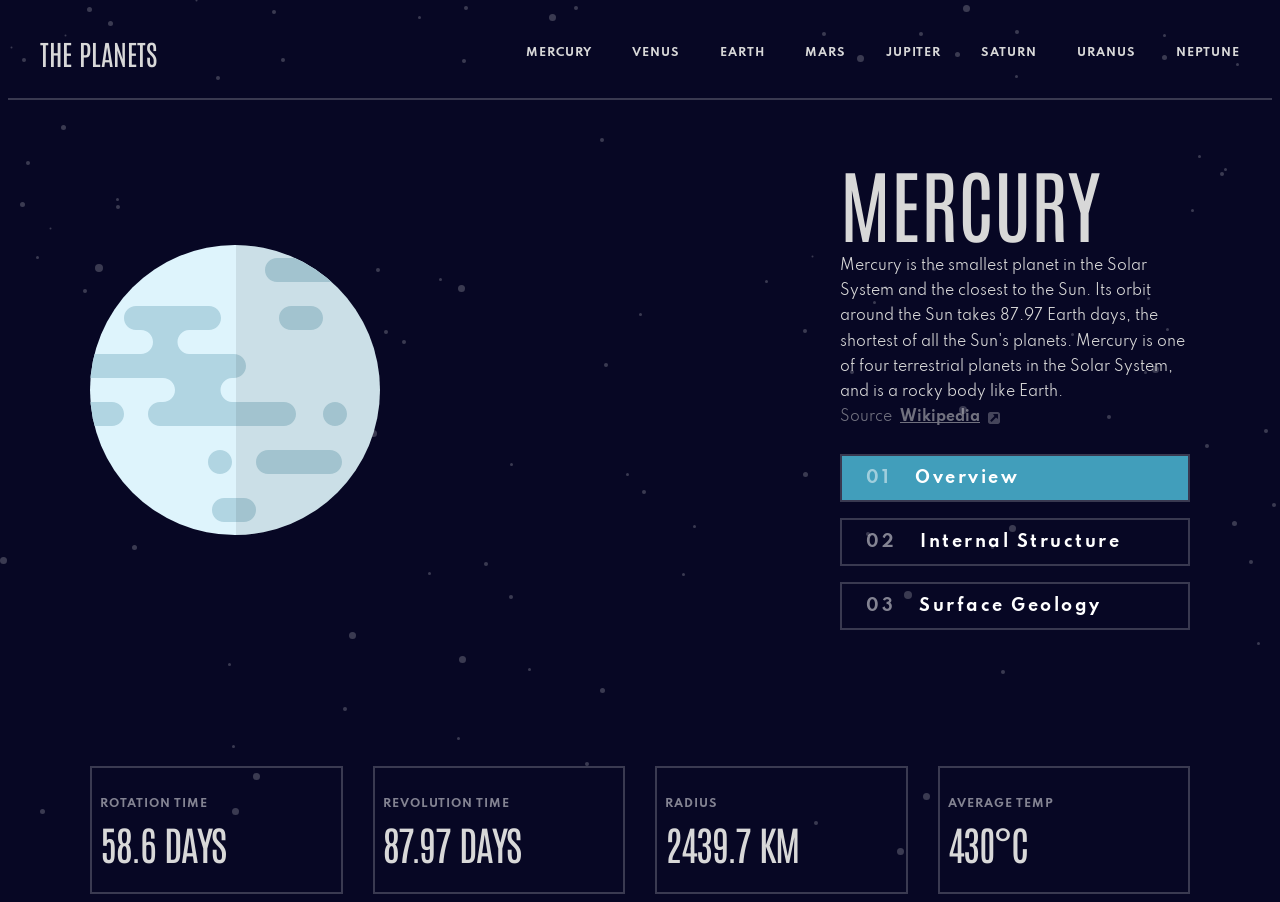
<file: starter-code/index.html>
<!DOCTYPE html>
<html lang="en">
<head>
  <meta charset="UTF-8">
  <meta name="viewport" content="width=device-width, initial-scale=1.0">
    <link rel="stylesheet" href="style.css">
  <link rel="icon" type="image/png" sizes="32x32" href="./assets/favicon-32x32.png">
  
  <title>Frontend Mentor | Planets fact site</title>
</head>
<body data-planet="mercury">
<header class="header">
  <div class="header-container">
    <p class="page-title">THE PLANETS</p>

    <input type="checkbox" class="menu-toggle" name="menu" id="menu-toggle">
    <label for="menu-toggle" class="menu-button">
      <span class="visually-hidden">
        Toggle navigation menu
      </span>
      <img src="assets/icon-hamburger.svg" alt="" class="burger-menu-icon">
    </label>
    <nav>
      
      <ul class="nav-links primary-navigation">
        <li class="nav-link-item" data-planet="mercury">
          <a href="index.html" class="nav-link">Mercury</a>  <img src="assets/icon-chevron.svg" alt="" class="chevron"></li>
        <li class="nav-link-item" data-planet="venus">
          <a href="venus.html" class="nav-link">Venus</a> <img src="assets/icon-chevron.svg" alt="" class="chevron"></li>
        <li class="nav-link-item" data-planet="earth">
          <a href="earth.html" class="nav-link">Earth</a> <img src="assets/icon-chevron.svg" alt="" class="chevron"></li>
        <li class="nav-link-item" data-planet="mars">
          <a href="mars.html" class="nav-link">Mars</a> <img src="assets/icon-chevron.svg" alt="" class="chevron"></li>
        <li class="nav-link-item" data-planet="jupiter">
          <a  href="jupiter.html" class="nav-link">Jupiter</a> <img src="assets/icon-chevron.svg" alt="" class="chevron"></li>
        <li class="nav-link-item" data-planet="saturn">
          <a  href="saturn.html" class="nav-link">Saturn</a> <img src="assets/icon-chevron.svg" alt="" class="chevron"></li>
        <li class="nav-link-item" data-planet="uranus">
          <a  href="uranus.html"  class="nav-link">Uranus</a> <img src="assets/icon-chevron.svg" alt="" class="chevron"></li>
        <li class="nav-link-item" data-planet="neptune">
          <a  href="neptune.html"   class="nav-link">Neptune</a> <img src="assets/icon-chevron.svg" alt="" class="chevron"></li>
      </ul>
    </nav>
  </div>
</header>


  <main>
    <div class="planet-info-container">
      
               <fieldset class="mobile-tabs-container">
  <legend>
    Planet Details Controls
  </legend>
  <label for="mobile-overview">
    <input type="radio" name="mobile-planet-details" id="mobile-overview" value="mobile-overview" checked >
     Overview
  </label>
  <label for="mobile-structure">
    <input type="radio" name="mobile-planet-details" id="mobile-structure" value="mobile-structure">
    Structure
  </label>
  <label for="mobile-surface">
    <input type="radio" name="mobile-planet-details" id="mobile-surface" value="mobile-surface">
    Surface
  </label>
</fieldset>

      <div class="planet-info two-column">
        <div class="planet-image">
          <img src="assets/planet-mercury.svg" alt="" data-image="overview">
          <img src="assets/planet-mercury-internal.svg" alt="" data-image="internal">
          <img src="assets/geology-mercury.png" alt="" data-image="geology">
        </div>
        <div class="planet-info-card">
          <div class="planet-content-container">
             <h1 class="planet-name">
            Mercury
          </h1>
          <div class="planet-details" data-view="overview">
          <p class="planet-content">
            Mercury is the smallest planet in the Solar System and the closest to the Sun. Its orbit around the Sun takes 87.97 Earth days, the shortest of all the Sun's planets. Mercury is one of four terrestrial planets in the Solar System, and is a rocky body like Earth.
          </p>
          <p class="source">
            Source <a href="https://en.wikipedia.org/wiki/Mercury_(planet)" target="_blank" class="source-link">Wikipedia</a> <svg xmlns="http://www.w3.org/2000/svg" width="12" height="12"  aria-hidden="true"><path fill="#FFF" d="M11.34.66C10.9.22 10.37 0 9.75 0h-7.5C1.63 0 1.1.22.66.66.22 1.1 0 1.63 0 2.25v7.5c0 .62.22 1.15.66 1.59.44.44.97.66 1.59.66h7.5c.62 0 1.15-.22 1.59-.66.44-.44.66-.97.66-1.59v-7.5c0-.62-.22-1.15-.66-1.59zM10 6.25a.467.467 0 01-.305.46.544.544 0 01-.195.04.465.465 0 01-.352-.149L8.023 5.476 3.852 9.648a.481.481 0 01-.352.149.48.48 0 01-.352-.149l-.796-.797a.48.48 0 01-.149-.351.48.48 0 01.149-.352l4.172-4.172-1.125-1.125c-.162-.15-.198-.333-.11-.546A.467.467 0 015.75 2H9.5c.135 0 .253.05.352.148A.48.48 0 0110 2.5v3.75z" opacity=".5"/></svg>
          </p>   
            </div>
           <div class="planet-details" data-view="structure">
     <p class="planet-content">
    Mercury appears to have a solid silicate crust and mantle overlying a 
  solid, iron sulfide outer core layer, a deeper liquid core layer, and 
  a solid inner core. The planet's density is the second highest in the 
  Solar System at 5.427 g/cm3 , only slightly less than Earth's density.
  </p>
  <p class="source structure-source">
    Source <a href="https://en.wikipedia.org/wiki/Mercury_(planet)#Internal_structure" target="_blank" class="source-link"  >Wikipedia</a>
    <svg  xmlns="http://www.w3.org/2000/svg" width="12" height="12"  aria-hidden="true"><path fill="#FFF" d="M11.34.66C10.9.22 10.37 0 9.75 0h-7.5C1.63 0 1.1.22.66.66.22 1.1 0 1.63 0 2.25v7.5c0 .62.22 1.15.66 1.59.44.44.97.66 1.59.66h7.5c.62 0 1.15-.22 1.59-.66.44-.44.66-.97.66-1.59v-7.5c0-.62-.22-1.15-.66-1.59zM10 6.25a.467.467 0 01-.305.46.544.544 0 01-.195.04.465.465 0 01-.352-.149L8.023 5.476 3.852 9.648a.481.481 0 01-.352.149.48.48 0 01-.352-.149l-.796-.797a.48.48 0 01-.149-.351.48.48 0 01.149-.352l4.172-4.172-1.125-1.125c-.162-.15-.198-.333-.11-.546A.467.467 0 015.75 2H9.5c.135 0 .253.05.352.148A.48.48 0 0110 2.5v3.75z" opacity=".5"/></svg>
  </p>
            </div>
          <div class="planet-details" data-view="surface">
   <p class="planet-content">
    Mercury's surface is similar in appearance to that of the Moon, showing 
  extensive mare-like plains and heavy cratering, indicating that it has 
  been geologically inactive for billions of years. It is more heterogeneous 
  than either Mars's or the Moon’s.

  </p>
   <p class="source">
    Source <a href="https://en.wikipedia.org/wiki/Mercury_(planet)#Surface_geology" class="source-link" target="_blank">Wikipedia</a>
   <svg  xmlns="http://www.w3.org/2000/svg" width="12" height="12"  aria-hidden="true"><path fill="#FFF" d="M11.34.66C10.9.22 10.37 0 9.75 0h-7.5C1.63 0 1.1.22.66.66.22 1.1 0 1.63 0 2.25v7.5c0 .62.22 1.15.66 1.59.44.44.97.66 1.59.66h7.5c.62 0 1.15-.22 1.59-.66.44-.44.66-.97.66-1.59v-7.5c0-.62-.22-1.15-.66-1.59zM10 6.25a.467.467 0 01-.305.46.544.544 0 01-.195.04.465.465 0 01-.352-.149L8.023 5.476 3.852 9.648a.481.481 0 01-.352.149.48.48 0 01-.352-.149l-.796-.797a.48.48 0 01-.149-.351.48.48 0 01.149-.352l4.172-4.172-1.125-1.125c-.162-.15-.198-.333-.11-.546A.467.467 0 015.75 2H9.5c.135 0 .253.05.352.148A.48.48 0 0110 2.5v3.75z" opacity=".5" /></svg>
 
  </p>
            </div>
          </div>
               <fieldset class="tabs-container">
  <legend>
    Planet Details Controls
  </legend>
  <label for="overview">
    <input type="radio" name="planet-details" id="overview" value="overview" checked >
    <span>01</span> Overview
  </label>
  <label for="structure">
    <input type="radio" name="planet-details" id="structure" value="structure">
    <span>02</span> Internal Structure
  </label>
  <label for="surface">
    <input type="radio" name="planet-details" id="surface" value="surface">
    <span>03</span> Surface Geology
  </label>
</fieldset>
        </div>
         
    


      </div>

      <div class="planet-infocards-container">
        <div class="card rotation">
          <h2 class="card-title">
            Rotation Time
          </h2>
          <p class="rotation-content">
            58.6 days
          </p>
        </div>
        <div class="card revolution">
          <h2 class="card-title">
            Revolution Time
          </h2>
          <p class="revolution-time-content">
            87.97 Days
          </p>
        </div>
        <div class="card radius">
          <h2 class="card-title">
            Radius
          </h2>
          <p>
            2439.7 KM
          </p>

        </div>
        <div class="card temp">
          <h2 class="card-title">
            Average Temp
          </h2>
          <p>430&deg;C</p>
        </div>
      </div>

    </div>

  </main>

 
</body>
</html>
</file>
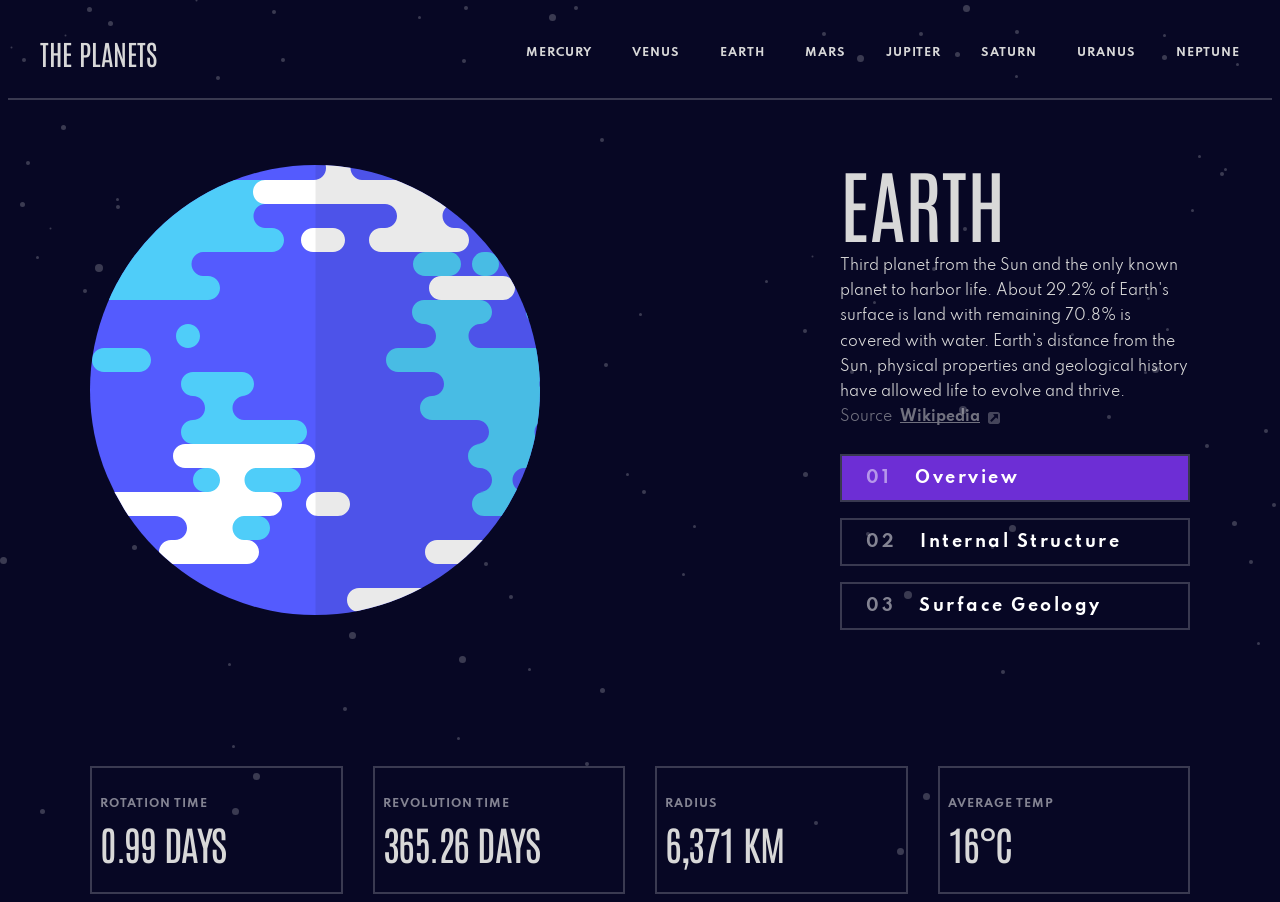
<file: starter-code/earth.html>
<!DOCTYPE html>
<html lang="en">
<head>
  <meta charset="UTF-8">
  <meta name="viewport" content="width=device-width, initial-scale=1.0">
    <link rel="stylesheet" href="style.css">
  <link rel="icon" type="image/png" sizes="32x32" href="./assets/favicon-32x32.png">
  
  <title>Frontend Mentor | Planets fact site</title>
</head>
<body data-planet="earth">
<header class="header">
  <div class="header-container">
    <p class="page-title">THE PLANETS</p>
    <input type="checkbox" class="menu-toggle" name="menu" id="menu-toggle">
    <label for="menu-toggle" class="menu-button">
      <span class="visually-hidden">Toggle navigation menu</span>
      <img src="assets/icon-hamburger.svg" alt="" class="burger-menu-icon">
    </label>
    <nav>
      
      <ul class="nav-links primary-navigation">
        <li class="nav-link-item" data-planet="mercury">
          <a href="index.html" class="nav-link">Mercury</a><img src="assets/icon-chevron.svg" alt="" class="chevron"></li>
        <li class="nav-link-item" data-planet="venus">
          <a href="venus.html" class="nav-link">Venus</a><img src="assets/icon-chevron.svg" alt="" class="chevron"></li>
        <li class="nav-link-item" data-planet="earth">
          <a href="earth.html" class="nav-link">Earth</a><img src="assets/icon-chevron.svg" alt="" class="chevron"></li>
        <li class="nav-link-item" data-planet="mars">
          <a href="mars.html" class="nav-link">Mars</a><img src="assets/icon-chevron.svg" alt="" class="chevron"></li>
        <li class="nav-link-item" data-planet="jupiter">
          <a  href="jupiter.html" class="nav-link">Jupiter</a><img src="assets/icon-chevron.svg" alt="" class="chevron"></li>
        <li class="nav-link-item" data-planet="saturn">
          <a  href="saturn.html" class="nav-link">Saturn</a><img src="assets/icon-chevron.svg" alt="" class="chevron"></li>
        <li class="nav-link-item" data-planet="uranus">
          <a  href="uranus.html"  class="nav-link">Uranus</a><img src="assets/icon-chevron.svg" alt="" class="chevron"></li>
        <li class="nav-link-item" data-planet="neptune">
          <a  href="neptune.html"   class="nav-link">Neptune</a><img src="assets/icon-chevron.svg" alt="" class="chevron"></li>
      </ul>
    </nav>
  </div>
</header>


  <main>
    <div class="planet-info-container">
      <fieldset class="mobile-tabs-container">
        <legend>Planet Details Controls</legend>
        <label for="mobile-overview"><input type="radio" name="mobile-planet-details" id="mobile-overview" value="mobile-overview" checked>Overview</label>
        <label for="mobile-structure"><input type="radio" name="mobile-planet-details" id="mobile-structure" value="mobile-structure">Structure</label>
        <label for="mobile-surface"><input type="radio" name="mobile-planet-details" id="mobile-surface" value="mobile-surface">Surface</label>
      </fieldset>
      <div class="planet-info two-column">
        <div class="planet-image">
          <img src="assets/planet-earth.svg" alt="" data-image="overview">
          <img src="assets/planet-earth-internal.svg" alt="" data-image="internal">
          <img src="assets/geology-earth.png" alt="" data-image="geology">
        </div>
        <div class="planet-info-card">
          <div class="planet-content-container">
          <h1 class="planet-name">
            Earth
          </h1>
          <div class="planet-details" data-view="overview">
          <p class="planet-content">
            Third planet from the Sun and the only known planet to harbor life. About 29.2% of Earth's surface is land with remaining 70.8% is covered with water. Earth's distance from the Sun, physical properties and geological history have allowed life to evolve and thrive.
          </p>
          <p class="source">
            Source <a href="https://en.wikipedia.org/wiki/Earth" target="_blank" class="source-link">Wikipedia</a> <svg xmlns="http://www.w3.org/2000/svg" width="12" height="12"  aria-hidden="true"><path fill="#FFF" d="M11.34.66C10.9.22 10.37 0 9.75 0h-7.5C1.63 0 1.1.22.66.66.22 1.1 0 1.63 0 2.25v7.5c0 .62.22 1.15.66 1.59.44.44.97.66 1.59.66h7.5c.62 0 1.15-.22 1.59-.66.44-.44.66-.97.66-1.59v-7.5c0-.62-.22-1.15-.66-1.59zM10 6.25a.467.467 0 01-.305.46.544.544 0 01-.195.04.465.465 0 01-.352-.149L8.023 5.476 3.852 9.648a.481.481 0 01-.352.149.48.48 0 01-.352-.149l-.796-.797a.48.48 0 01-.149-.351.48.48 0 01.149-.352l4.172-4.172-1.125-1.125c-.162-.15-.198-.333-.11-.546A.467.467 0 015.75 2H9.5c.135 0 .253.05.352.148A.48.48 0 0110 2.5v3.75z" opacity=".5"/></svg>
          </p>   
            </div>
           <div class="planet-details" data-view="structure">
     <p class="planet-content">
            Earth's interior, like that of the other terrestrial planets, is divided into layers by their chemical or physical (rheological) properties. The outer layer is a chemically distinct silicate solid crust, which is underlain by a highly viscous solid mantle.
          </p>
  <p class="source structure-source">
    Source <a href="https://en.wikipedia.org/wiki/Earth#Internal_structure" target="_blank" class="source-link"  >Wikipedia</a>
    <svg  xmlns="http://www.w3.org/2000/svg" width="12" height="12"  aria-hidden="true"><path fill="#FFF" d="M11.34.66C10.9.22 10.37 0 9.75 0h-7.5C1.63 0 1.1.22.66.66.22 1.1 0 1.63 0 2.25v7.5c0 .62.22 1.15.66 1.59.44.44.97.66 1.59.66h7.5c.62 0 1.15-.22 1.59-.66.44-.44.66-.97.66-1.59v-7.5c0-.62-.22-1.15-.66-1.59zM10 6.25a.467.467 0 01-.305.46.544.544 0 01-.195.04.465.465 0 01-.352-.149L8.023 5.476 3.852 9.648a.481.481 0 01-.352.149.48.48 0 01-.352-.149l-.796-.797a.48.48 0 01-.149-.351.48.48 0 01.149-.352l4.172-4.172-1.125-1.125c-.162-.15-.198-.333-.11-.546A.467.467 0 015.75 2H9.5c.135 0 .253.05.352.148A.48.48 0 0110 2.5v3.75z" opacity=".5"/></svg>
  </p>
            </div>
          <div class="planet-details" data-view="surface">
   <p class="planet-content">
            The total surface area of Earth is about 510 million km2. The continental crust consists of lower density material such as the igneous rocks granite and andesite. Less common is basalt, a denser volcanic rock that is the primary constituent of the ocean floors.
          </p>
   <p class="source">
    Source <a href="https://en.wikipedia.org/wiki/Earth#Surface" class="source-link" target="_blank">Wikipedia</a>
   <svg  xmlns="http://www.w3.org/2000/svg" width="12" height="12"  aria-hidden="true"><path fill="#FFF" d="M11.34.66C10.9.22 10.37 0 9.75 0h-7.5C1.63 0 1.1.22.66.66.22 1.1 0 1.63 0 2.25v7.5c0 .62.22 1.15.66 1.59.44.44.97.66 1.59.66h7.5c.62 0 1.15-.22 1.59-.66.44-.44.66-.97.66-1.59v-7.5c0-.62-.22-1.15-.66-1.59zM10 6.25a.467.467 0 01-.305.46.544.544 0 01-.195.04.465.465 0 01-.352-.149L8.023 5.476 3.852 9.648a.481.481 0 01-.352.149.48.48 0 01-.352-.149l-.796-.797a.48.48 0 01-.149-.351.48.48 0 01.149-.352l4.172-4.172-1.125-1.125c-.162-.15-.198-.333-.11-.546A.467.467 0 015.75 2H9.5c.135 0 .253.05.352.148A.48.48 0 0110 2.5v3.75z" opacity=".5" /></svg>
 
  </p>
            </div>
          </div>
         
          <fieldset class="tabs-container">
  <legend>
    Planet Details Controls
  </legend>
  <label for="overview">
    <input type="radio" name="planet-details" id="overview" value="overview" checked >
    <span>01</span> Overview
  </label>
  <label for="structure">
    <input type="radio" name="planet-details" id="structure" value="structure">
    <span>02</span> Internal Structure
  </label>
  <label for="surface">
    <input type="radio" name="planet-details" id="surface" value="surface">
    <span>03</span> Surface Geology
  </label>
</fieldset>
        </div>


      </div>

      <div class="planet-infocards-container">
        <div class="card rotation">
          <h2 class="card-title">
            Rotation Time
          </h2>
          <p class="rotation-content">
            0.99 Days
          </p>
        </div>
        <div class="card revolution">
          <h2 class="card-title">
            Revolution Time
          </h2>
          <p class="revolution-time-content">
            365.26 Days
          </p>
        </div>
        <div class="card radius">
          <h2 class="card-title">
            Radius
          </h2>
          <p>
            6,371 KM
          </p>

        </div>
        <div class="card temp">
          <h2 class="card-title">
            Average Temp
          </h2>
          <p>16&deg;c</p>
        </div>
      </div>

    </div>

  </main>

 
</body>
</html>
</file>
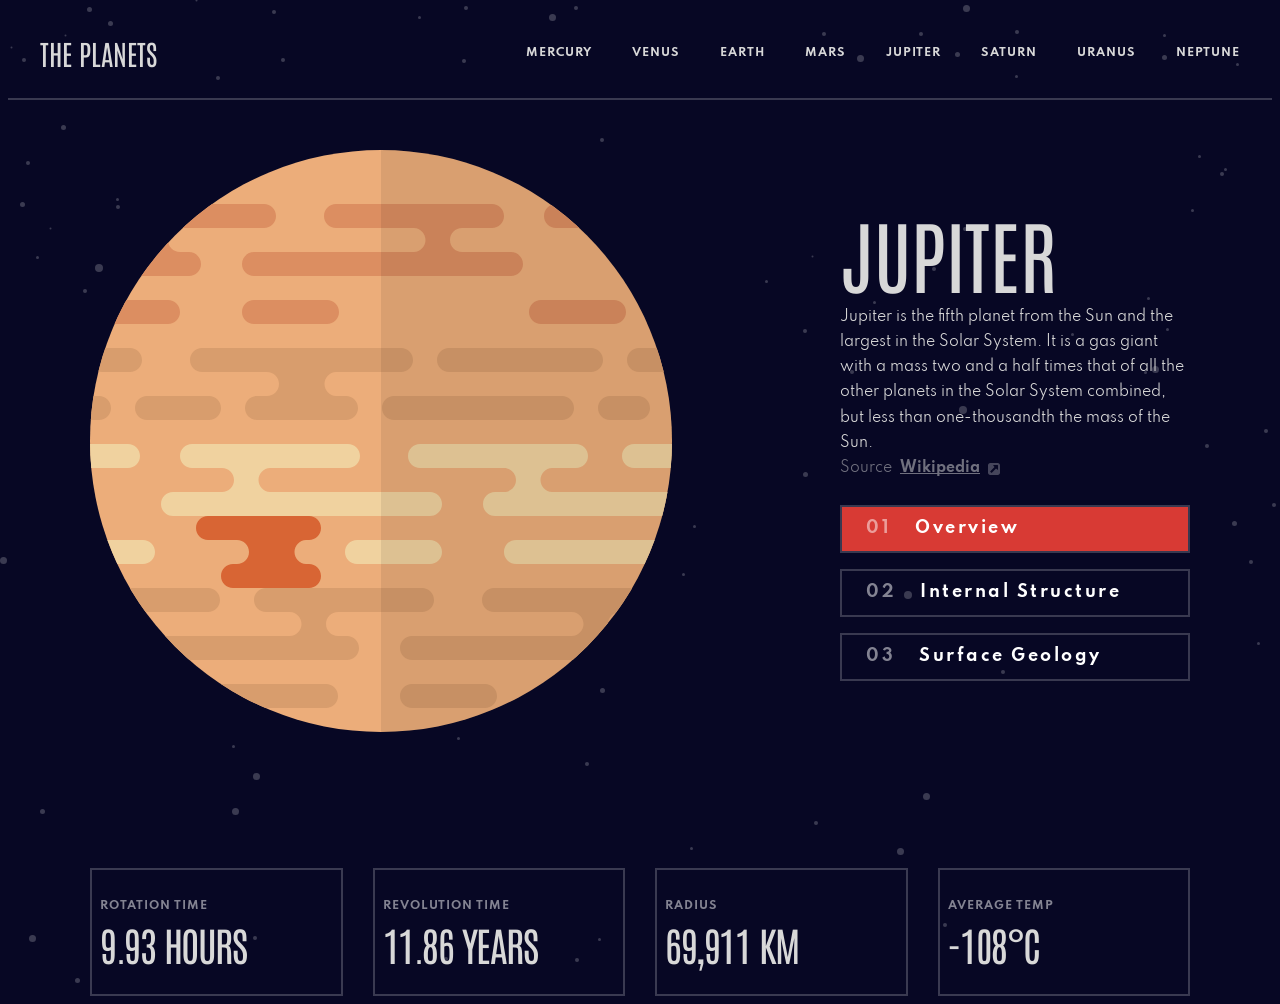
<file: starter-code/jupiter.html>
<!DOCTYPE html>
<html lang="en">
<head>
  <meta charset="UTF-8">
  <meta name="viewport" content="width=device-width, initial-scale=1.0">
    <link rel="stylesheet" href="style.css">
  <link rel="icon" type="image/png" sizes="32x32" href="./assets/favicon-32x32.png">
  
  <title>Frontend Mentor | Planets fact site</title>
</head>
<body data-planet="jupiter">
<header class="header">
  <div class="header-container">
    <p class="page-title">THE PLANETS</p>
    <input type="checkbox" class="menu-toggle" name="menu" id="menu-toggle">
    <label for="menu-toggle" class="menu-button">
      <span class="visually-hidden">Toggle navigation menu</span>
      <img src="assets/icon-hamburger.svg" alt="" class="burger-menu-icon">
    </label>
    <nav>
      
      <ul class="nav-links primary-navigation">
        <li class="nav-link-item" data-planet="mercury">
          <a href="index.html" class="nav-link">Mercury</a><img src="assets/icon-chevron.svg" alt="" class="chevron"></li>
        <li class="nav-link-item" data-planet="venus">
          <a href="venus.html" class="nav-link">Venus</a><img src="assets/icon-chevron.svg" alt="" class="chevron"></li>
        <li class="nav-link-item" data-planet="earth">
          <a href="earth.html" class="nav-link">Earth</a><img src="assets/icon-chevron.svg" alt="" class="chevron"></li>
        <li class="nav-link-item" data-planet="mars">
          <a href="mars.html" class="nav-link">Mars</a><img src="assets/icon-chevron.svg" alt="" class="chevron"></li>
        <li class="nav-link-item" data-planet="jupiter">
          <a  href="jupiter.html" class="nav-link">Jupiter</a><img src="assets/icon-chevron.svg" alt="" class="chevron"></li>
        <li class="nav-link-item" data-planet="saturn">
          <a  href="saturn.html" class="nav-link">Saturn</a><img src="assets/icon-chevron.svg" alt="" class="chevron"></li>
        <li class="nav-link-item" data-planet="uranus">
          <a  href="uranus.html"  class="nav-link">Uranus</a><img src="assets/icon-chevron.svg" alt="" class="chevron"></li>
        <li class="nav-link-item" data-planet="neptune">
          <a  href="neptune.html"   class="nav-link">Neptune</a><img src="assets/icon-chevron.svg" alt="" class="chevron"></li>
      </ul>
    </nav>
  </div>
</header>


  <main>
    <div class="planet-info-container">
      <fieldset class="mobile-tabs-container">
        <legend>Planet Details Controls</legend>
        <label for="mobile-overview"><input type="radio" name="mobile-planet-details" id="mobile-overview" value="mobile-overview" checked>Overview</label>
        <label for="mobile-structure"><input type="radio" name="mobile-planet-details" id="mobile-structure" value="mobile-structure">Structure</label>
        <label for="mobile-surface"><input type="radio" name="mobile-planet-details" id="mobile-surface" value="mobile-surface">Surface</label>
      </fieldset>
      <div class="planet-info two-column">
        <div class="planet-image">
          <img src="assets/planet-jupiter.svg" alt="" data-image="overview">
          <img src="assets/planet-jupiter-internal.svg" alt="" data-image="internal">
          <img src="assets/geology-jupiter.png" alt="" data-image="geology">
        </div>
        <div class="planet-info-card">
          <div class="planet-content-container">
          <h1 class="planet-name">
            Jupiter
          </h1>
          <div class="planet-details" data-view="overview">
          <p class="planet-content">
            Jupiter is the fifth planet from the Sun and the largest in the Solar System. It is a gas giant with a mass two and a half times that of all the other planets in the Solar System combined, but less than one-thousandth the mass of the Sun.
          </p>
          <p class="source">
            Source <a href="https://en.wikipedia.org/wiki/Jupiter" target="_blank" class="source-link">Wikipedia</a> <svg xmlns="http://www.w3.org/2000/svg" width="12" height="12"  aria-hidden="true"><path fill="#FFF" d="M11.34.66C10.9.22 10.37 0 9.75 0h-7.5C1.63 0 1.1.22.66.66.22 1.1 0 1.63 0 2.25v7.5c0 .62.22 1.15.66 1.59.44.44.97.66 1.59.66h7.5c.62 0 1.15-.22 1.59-.66.44-.44.66-.97.66-1.59v-7.5c0-.62-.22-1.15-.66-1.59zM10 6.25a.467.467 0 01-.305.46.544.544 0 01-.195.04.465.465 0 01-.352-.149L8.023 5.476 3.852 9.648a.481.481 0 01-.352.149.48.48 0 01-.352-.149l-.796-.797a.48.48 0 01-.149-.351.48.48 0 01.149-.352l4.172-4.172-1.125-1.125c-.162-.15-.198-.333-.11-.546A.467.467 0 015.75 2H9.5c.135 0 .253.05.352.148A.48.48 0 0110 2.5v3.75z" opacity=".5"/></svg>
          </p>   
            </div>
           <div class="planet-details" data-view="structure">
     <p class="planet-content">
            When the Juno arrived in 2016, it found that Jupiter has a very diffuse core that mixes into its mantle. A possible cause is an impact from a planet of about ten Earth masses a few million years after Jupiter's formation, which would have disrupted an originally solid Jovian core.
          </p>
  <p class="source structure-source">
    Source <a href="https://en.wikipedia.org/wiki/Jupiter#Internal_structure" target="_blank" class="source-link"  >Wikipedia</a>
    <svg  xmlns="http://www.w3.org/2000/svg" width="12" height="12"  aria-hidden="true"><path fill="#FFF" d="M11.34.66C10.9.22 10.37 0 9.75 0h-7.5C1.63 0 1.1.22.66.66.22 1.1 0 1.63 0 2.25v7.5c0 .62.22 1.15.66 1.59.44.44.97.66 1.59.66h7.5c.62 0 1.15-.22 1.59-.66.44-.44.66-.97.66-1.59v-7.5c0-.62-.22-1.15-.66-1.59zM10 6.25a.467.467 0 01-.305.46.544.544 0 01-.195.04.465.465 0 01-.352-.149L8.023 5.476 3.852 9.648a.481.481 0 01-.352.149.48.48 0 01-.352-.149l-.796-.797a.48.48 0 01-.149-.351.48.48 0 01.149-.352l4.172-4.172-1.125-1.125c-.162-.15-.198-.333-.11-.546A.467.467 0 015.75 2H9.5c.135 0 .253.05.352.148A.48.48 0 0110 2.5v3.75z" opacity=".5"/></svg>
  </p>
            </div>
          <div class="planet-details" data-view="surface">
   <p class="planet-content">
            The best known feature of Jupiter is the Great Red Spot, a persistent anticyclonic storm located 22° south of the equator. It is known to have existed since at least 1831, and possibly since 1665.
          </p>
   <p class="source">
    Source <a href="https://en.wikipedia.org/wiki/Jupiter#Great_Red_Spot_and_other_vortices" class="source-link" target="_blank">Wikipedia</a>
   <svg  xmlns="http://www.w3.org/2000/svg" width="12" height="12"  aria-hidden="true"><path fill="#FFF" d="M11.34.66C10.9.22 10.37 0 9.75 0h-7.5C1.63 0 1.1.22.66.66.22 1.1 0 1.63 0 2.25v7.5c0 .62.22 1.15.66 1.59.44.44.97.66 1.59.66h7.5c.62 0 1.15-.22 1.59-.66.44-.44.66-.97.66-1.59v-7.5c0-.62-.22-1.15-.66-1.59zM10 6.25a.467.467 0 01-.305.46.544.544 0 01-.195.04.465.465 0 01-.352-.149L8.023 5.476 3.852 9.648a.481.481 0 01-.352.149.48.48 0 01-.352-.149l-.796-.797a.48.48 0 01-.149-.351.48.48 0 01.149-.352l4.172-4.172-1.125-1.125c-.162-.15-.198-.333-.11-.546A.467.467 0 015.75 2H9.5c.135 0 .253.05.352.148A.48.48 0 0110 2.5v3.75z" opacity=".5" /></svg>
 
  </p>
            </div>
          </div>
         
          <fieldset class="tabs-container">
  <legend>
    Planet Details Controls
  </legend>
  <label for="overview">
    <input type="radio" name="planet-details" id="overview" value="overview" checked >
    <span>01</span> Overview
  </label>
  <label for="structure">
    <input type="radio" name="planet-details" id="structure" value="structure">
    <span>02</span> Internal Structure
  </label>
  <label for="surface">
    <input type="radio" name="planet-details" id="surface" value="surface">
    <span>03</span> Surface Geology
  </label>
</fieldset>
        </div>


      </div>

      <div class="planet-infocards-container">
        <div class="card rotation">
          <h2 class="card-title">
            Rotation Time
          </h2>
          <p class="rotation-content">
            9.93 Hours
          </p>
        </div>
        <div class="card revolution">
          <h2 class="card-title">
            Revolution Time
          </h2>
          <p class="revolution-time-content">
            11.86 Years
          </p>
        </div>
        <div class="card radius">
          <h2 class="card-title">
            Radius
          </h2>
          <p>
            69,911 KM
          </p>

        </div>
        <div class="card temp">
          <h2 class="card-title">
            Average Temp
          </h2>
          <p>-108&deg;c</p>
        </div>
      </div>

    </div>

  </main>

 
</body>
</html>
</file>
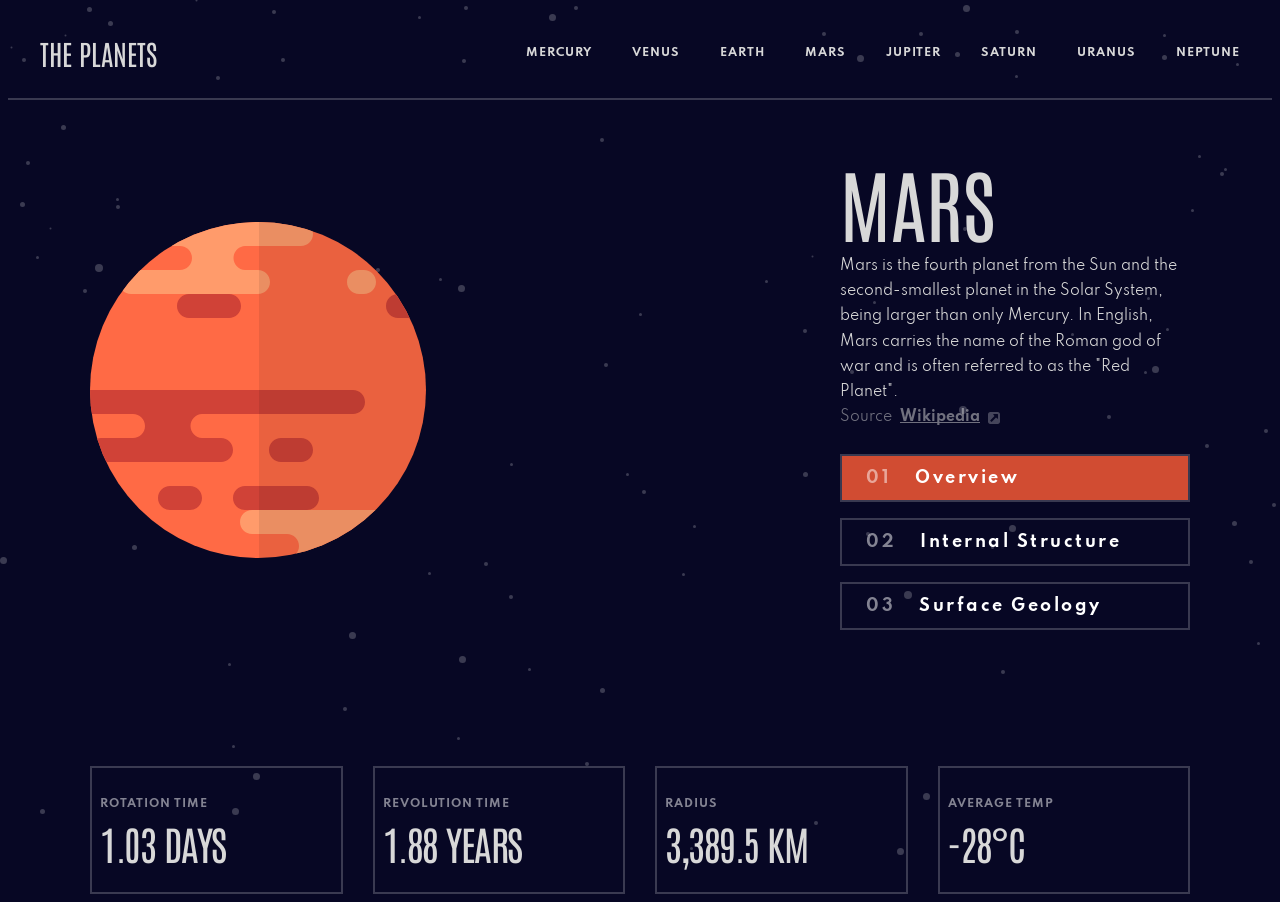
<file: starter-code/mars.html>
<!DOCTYPE html>
<html lang="en">
<head>
  <meta charset="UTF-8">
  <meta name="viewport" content="width=device-width, initial-scale=1.0">
    <link rel="stylesheet" href="style.css">
  <link rel="icon" type="image/png" sizes="32x32" href="./assets/favicon-32x32.png">
  
  <title>Frontend Mentor | Planets fact site</title>
</head>
<body data-planet="mars">
<header class="header">
  <div class="header-container">
    <p class="page-title">THE PLANETS</p>
    <input type="checkbox" class="menu-toggle" name="menu" id="menu-toggle">
    <label for="menu-toggle" class="menu-button">
      <span class="visually-hidden">Toggle navigation menu</span>
      <img src="assets/icon-hamburger.svg" alt="" class="burger-menu-icon">
    </label>
    <nav>
      
      <ul class="nav-links primary-navigation">
        <li class="nav-link-item" data-planet="mercury">
          <a href="index.html" class="nav-link">Mercury</a><img src="assets/icon-chevron.svg" alt="" class="chevron"></li>
        <li class="nav-link-item" data-planet="venus">
          <a href="venus.html" class="nav-link">Venus</a><img src="assets/icon-chevron.svg" alt="" class="chevron"></li>
        <li class="nav-link-item" data-planet="earth">
          <a href="earth.html" class="nav-link">Earth</a><img src="assets/icon-chevron.svg" alt="" class="chevron"></li>
        <li class="nav-link-item" data-planet="mars">
          <a href="mars.html" class="nav-link">Mars</a><img src="assets/icon-chevron.svg" alt="" class="chevron"></li>
        <li class="nav-link-item" data-planet="jupiter">
          <a  href="jupiter.html" class="nav-link">Jupiter</a><img src="assets/icon-chevron.svg" alt="" class="chevron"></li>
        <li class="nav-link-item" data-planet="saturn">
          <a  href="saturn.html" class="nav-link">Saturn</a><img src="assets/icon-chevron.svg" alt="" class="chevron"></li>
        <li class="nav-link-item" data-planet="uranus">
          <a  href="uranus.html"  class="nav-link">Uranus</a><img src="assets/icon-chevron.svg" alt="" class="chevron"></li>
        <li class="nav-link-item" data-planet="neptune">
          <a  href="neptune.html"   class="nav-link">Neptune</a><img src="assets/icon-chevron.svg" alt="" class="chevron"></li>
      </ul>
    </nav>
  </div>
</header>


  <main>
    <div class="planet-info-container">
      <fieldset class="mobile-tabs-container">
        <legend>Planet Details Controls</legend>
        <label for="mobile-overview"><input type="radio" name="mobile-planet-details" id="mobile-overview" value="mobile-overview" checked>Overview</label>
        <label for="mobile-structure"><input type="radio" name="mobile-planet-details" id="mobile-structure" value="mobile-structure">Structure</label>
        <label for="mobile-surface"><input type="radio" name="mobile-planet-details" id="mobile-surface" value="mobile-surface">Surface</label>
      </fieldset>
      <div class="planet-info two-column">
        <div class="planet-image">
          <img src="assets/planet-mars.svg" alt="" data-image="overview">
          <img src="assets/planet-mars-internal.svg" alt="" data-image="internal">
          <img src="assets/geology-mars.png" alt="" data-image="geology">
        </div>
        <div class="planet-info-card">
          <div class="planet-content-container">
          <h1 class="planet-name">
            Mars
          </h1>
          <div class="planet-details" data-view="overview">
          <p class="planet-content">
            Mars is the fourth planet from the Sun and the second-smallest planet in the Solar System, being larger than only Mercury. In English, Mars carries the name of the Roman god of war and is often referred to as the "Red Planet".
          </p>
          <p class="source">
            Source <a href="https://en.wikipedia.org/wiki/Mars" target="_blank" class="source-link">Wikipedia</a> <svg xmlns="http://www.w3.org/2000/svg" width="12" height="12"  aria-hidden="true"><path fill="#FFF" d="M11.34.66C10.9.22 10.37 0 9.75 0h-7.5C1.63 0 1.1.22.66.66.22 1.1 0 1.63 0 2.25v7.5c0 .62.22 1.15.66 1.59.44.44.97.66 1.59.66h7.5c.62 0 1.15-.22 1.59-.66.44-.44.66-.97.66-1.59v-7.5c0-.62-.22-1.15-.66-1.59zM10 6.25a.467.467 0 01-.305.46.544.544 0 01-.195.04.465.465 0 01-.352-.149L8.023 5.476 3.852 9.648a.481.481 0 01-.352.149.48.48 0 01-.352-.149l-.796-.797a.48.48 0 01-.149-.351.48.48 0 01.149-.352l4.172-4.172-1.125-1.125c-.162-.15-.198-.333-.11-.546A.467.467 0 015.75 2H9.5c.135 0 .253.05.352.148A.48.48 0 0110 2.5v3.75z" opacity=".5"/></svg>
          </p>   
            </div>
           <div class="planet-details" data-view="structure">
     <p class="planet-content">
            Like Earth, Mars has differentiated into a dense metallic core overlaid by less dense materials. Scientists initially determined that the core is at least partially liquid. Current models of its interior imply a core consisting primarily of iron and nickel with about 16–17% sulfur.
          </p>
  <p class="source structure-source">
    Source <a href="https://en.wikipedia.org/wiki/Mars#Internal_structure" target="_blank" class="source-link"  >Wikipedia</a>
    <svg  xmlns="http://www.w3.org/2000/svg" width="12" height="12"  aria-hidden="true"><path fill="#FFF" d="M11.34.66C10.9.22 10.37 0 9.75 0h-7.5C1.63 0 1.1.22.66.66.22 1.1 0 1.63 0 2.25v7.5c0 .62.22 1.15.66 1.59.44.44.97.66 1.59.66h7.5c.62 0 1.15-.22 1.59-.66.44-.44.66-.97.66-1.59v-7.5c0-.62-.22-1.15-.66-1.59zM10 6.25a.467.467 0 01-.305.46.544.544 0 01-.195.04.465.465 0 01-.352-.149L8.023 5.476 3.852 9.648a.481.481 0 01-.352.149.48.48 0 01-.352-.149l-.796-.797a.48.48 0 01-.149-.351.48.48 0 01.149-.352l4.172-4.172-1.125-1.125c-.162-.15-.198-.333-.11-.546A.467.467 0 015.75 2H9.5c.135 0 .253.05.352.148A.48.48 0 0110 2.5v3.75z" opacity=".5"/></svg>
  </p>
            </div>
          <div class="planet-details" data-view="surface">
   <p class="planet-content">
            Mars is a terrestrial planet whose surface consists of minerals containing silicon and oxygen, metals, and other elements that typically make up rock. The surface is primarily composed of tholeiitic basalt, although parts are more silica-rich than typical basalt.
          </p>
   <p class="source">
    Source <a href="https://en.wikipedia.org/wiki/Mars#Surface_geology" class="source-link" target="_blank">Wikipedia</a>
   <svg  xmlns="http://www.w3.org/2000/svg" width="12" height="12"  aria-hidden="true"><path fill="#FFF" d="M11.34.66C10.9.22 10.37 0 9.75 0h-7.5C1.63 0 1.1.22.66.66.22 1.1 0 1.63 0 2.25v7.5c0 .62.22 1.15.66 1.59.44.44.97.66 1.59.66h7.5c.62 0 1.15-.22 1.59-.66.44-.44.66-.97.66-1.59v-7.5c0-.62-.22-1.15-.66-1.59zM10 6.25a.467.467 0 01-.305.46.544.544 0 01-.195.04.465.465 0 01-.352-.149L8.023 5.476 3.852 9.648a.481.481 0 01-.352.149.48.48 0 01-.352-.149l-.796-.797a.48.48 0 01-.149-.351.48.48 0 01.149-.352l4.172-4.172-1.125-1.125c-.162-.15-.198-.333-.11-.546A.467.467 0 015.75 2H9.5c.135 0 .253.05.352.148A.48.48 0 0110 2.5v3.75z" opacity=".5" /></svg>
 
  </p>
            </div>
          </div>
         
          <fieldset class="tabs-container">
  <legend>
    Planet Details Controls
  </legend>
  <label for="overview">
    <input type="radio" name="planet-details" id="overview" value="overview" checked >
    <span>01</span> Overview
  </label>
  <label for="structure">
    <input type="radio" name="planet-details" id="structure" value="structure">
    <span>02</span> Internal Structure
  </label>
  <label for="surface">
    <input type="radio" name="planet-details" id="surface" value="surface">
    <span>03</span> Surface Geology
  </label>
</fieldset>
        </div>


      </div>

      <div class="planet-infocards-container">
        <div class="card rotation">
          <h2 class="card-title">
            Rotation Time
          </h2>
          <p class="rotation-content">
            1.03 Days
          </p>
        </div>
        <div class="card revolution">
          <h2 class="card-title">
            Revolution Time
          </h2>
          <p class="revolution-time-content">
            1.88 Years
          </p>
        </div>
        <div class="card radius">
          <h2 class="card-title">
            Radius
          </h2>
          <p>
            3,389.5 KM
          </p>

        </div>
        <div class="card temp">
          <h2 class="card-title">
            Average Temp
          </h2>
          <p>-28&deg;c</p>
        </div>
      </div>

    </div>

  </main>

 
</body>
</html>
</file>
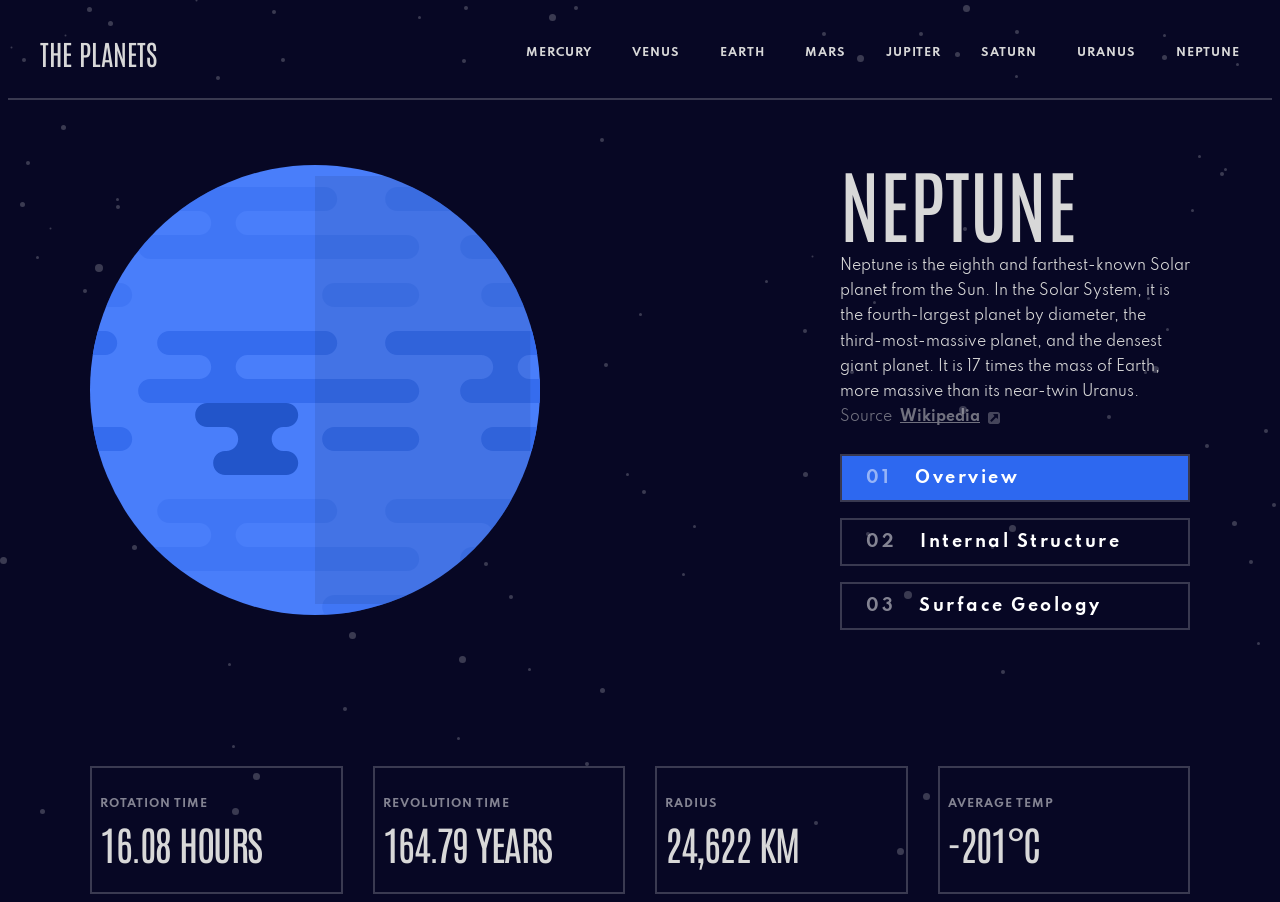
<file: starter-code/neptune.html>
<!DOCTYPE html>
<html lang="en">
<head>
  <meta charset="UTF-8">
  <meta name="viewport" content="width=device-width, initial-scale=1.0">
    <link rel="stylesheet" href="style.css">
  <link rel="icon" type="image/png" sizes="32x32" href="./assets/favicon-32x32.png">
  
  <title>Frontend Mentor | Planets fact site</title>
</head>
<body data-planet="neptune">
<header class="header">
  <div class="header-container">
    <p class="page-title">THE PLANETS</p>
    <input type="checkbox" class="menu-toggle" name="menu" id="menu-toggle">
    <label for="menu-toggle" class="menu-button">
      <span class="visually-hidden">Toggle navigation menu</span>
      <img src="assets/icon-hamburger.svg" alt="" class="burger-menu-icon">
    </label>
    <nav>
      
      <ul class="nav-links primary-navigation">
        <li class="nav-link-item" data-planet="mercury">
          <a href="index.html" class="nav-link">Mercury</a><img src="assets/icon-chevron.svg" alt="" class="chevron"></li>
        <li class="nav-link-item" data-planet="venus">
          <a href="venus.html" class="nav-link">Venus</a><img src="assets/icon-chevron.svg" alt="" class="chevron"></li>
        <li class="nav-link-item" data-planet="earth">
          <a href="earth.html" class="nav-link">Earth</a><img src="assets/icon-chevron.svg" alt="" class="chevron"></li>
        <li class="nav-link-item" data-planet="mars">
          <a href="mars.html" class="nav-link">Mars</a><img src="assets/icon-chevron.svg" alt="" class="chevron"></li>
        <li class="nav-link-item" data-planet="jupiter">
          <a  href="jupiter.html" class="nav-link">Jupiter</a><img src="assets/icon-chevron.svg" alt="" class="chevron"></li>
        <li class="nav-link-item" data-planet="saturn">
          <a  href="saturn.html" class="nav-link">Saturn</a><img src="assets/icon-chevron.svg" alt="" class="chevron"></li>
        <li class="nav-link-item" data-planet="uranus">
          <a  href="uranus.html"  class="nav-link">Uranus</a><img src="assets/icon-chevron.svg" alt="" class="chevron"></li>
        <li class="nav-link-item" data-planet="neptune">
          <a  href="neptune.html"   class="nav-link">Neptune</a><img src="assets/icon-chevron.svg" alt="" class="chevron"></li>
      </ul>
    </nav>
  </div>
</header>


  <main>
    <div class="planet-info-container">
      <fieldset class="mobile-tabs-container">
        <legend>Planet Details Controls</legend>
        <label for="mobile-overview"><input type="radio" name="mobile-planet-details" id="mobile-overview" value="mobile-overview" checked>Overview</label>
        <label for="mobile-structure"><input type="radio" name="mobile-planet-details" id="mobile-structure" value="mobile-structure">Structure</label>
        <label for="mobile-surface"><input type="radio" name="mobile-planet-details" id="mobile-surface" value="mobile-surface">Surface</label>
      </fieldset>
      <div class="planet-info two-column">
        <div class="planet-image">
          <img src="assets/planet-neptune.svg" alt="" data-image="overview">
          <img src="assets/planet-neptune-internal.svg" alt="" data-image="internal">
          <img src="assets/geology-neptune.png" alt="" data-image="geology">
        </div>
        <div class="planet-info-card">
          <div class="planet-content-container">
          <h1 class="planet-name">
            Neptune
          </h1>
          <div class="planet-details" data-view="overview">
          <p class="planet-content">
            Neptune is the eighth and farthest-known Solar planet from the Sun. In the Solar System, it is the fourth-largest planet by diameter, the third-most-massive planet, and the densest giant planet. It is 17 times the mass of Earth, more massive than its near-twin Uranus.
          </p>
          <p class="source">
            Source <a href="https://en.wikipedia.org/wiki/Neptune" target="_blank" class="source-link">Wikipedia</a> <svg xmlns="http://www.w3.org/2000/svg" width="12" height="12"  aria-hidden="true"><path fill="#FFF" d="M11.34.66C10.9.22 10.37 0 9.75 0h-7.5C1.63 0 1.1.22.66.66.22 1.1 0 1.63 0 2.25v7.5c0 .62.22 1.15.66 1.59.44.44.97.66 1.59.66h7.5c.62 0 1.15-.22 1.59-.66.44-.44.66-.97.66-1.59v-7.5c0-.62-.22-1.15-.66-1.59zM10 6.25a.467.467 0 01-.305.46.544.544 0 01-.195.04.465.465 0 01-.352-.149L8.023 5.476 3.852 9.648a.481.481 0 01-.352.149.48.48 0 01-.352-.149l-.796-.797a.48.48 0 01-.149-.351.48.48 0 01.149-.352l4.172-4.172-1.125-1.125c-.162-.15-.198-.333-.11-.546A.467.467 0 015.75 2H9.5c.135 0 .253.05.352.148A.48.48 0 0110 2.5v3.75z" opacity=".5"/></svg>
          </p>   
            </div>
           <div class="planet-details" data-view="structure">
     <p class="planet-content">
            Neptune's internal structure resembles that of Uranus. Its atmosphere forms about 5% to 10% of its mass and extends perhaps 10% to 20% of the way towards the core. Increasing concentrations of methane, ammonia and water are found in the lower regions.
          </p>
  <p class="source structure-source">
    Source <a href="https://en.wikipedia.org/wiki/Neptune#Internal_structure" target="_blank" class="source-link"  >Wikipedia</a>
    <svg  xmlns="http://www.w3.org/2000/svg" width="12" height="12"  aria-hidden="true"><path fill="#FFF" d="M11.34.66C10.9.22 10.37 0 9.75 0h-7.5C1.63 0 1.1.22.66.66.22 1.1 0 1.63 0 2.25v7.5c0 .62.22 1.15.66 1.59.44.44.97.66 1.59.66h7.5c.62 0 1.15-.22 1.59-.66.44-.44.66-.97.66-1.59v-7.5c0-.62-.22-1.15-.66-1.59zM10 6.25a.467.467 0 01-.305.46.544.544 0 01-.195.04.465.465 0 01-.352-.149L8.023 5.476 3.852 9.648a.481.481 0 01-.352.149.48.48 0 01-.352-.149l-.796-.797a.48.48 0 01-.149-.351.48.48 0 01.149-.352l4.172-4.172-1.125-1.125c-.162-.15-.198-.333-.11-.546A.467.467 0 015.75 2H9.5c.135 0 .253.05.352.148A.48.48 0 0110 2.5v3.75z" opacity=".5"/></svg>
  </p>
            </div>
          <div class="planet-details" data-view="surface">
   <p class="planet-content">
            Neptune's atmosphere is 80% hydrogen and 19% helium. A trace amount of methane is also present. Prominent absorption bands of methane exist at wavelengths above 600 nm, in the red and infrared portion of the spectrum.
          </p>
   <p class="source">
    Source <a href="https://en.wikipedia.org/wiki/Neptune#Atmosphere" class="source-link" target="_blank">Wikipedia</a>
   <svg  xmlns="http://www.w3.org/2000/svg" width="12" height="12"  aria-hidden="true"><path fill="#FFF" d="M11.34.66C10.9.22 10.37 0 9.75 0h-7.5C1.63 0 1.1.22.66.66.22 1.1 0 1.63 0 2.25v7.5c0 .62.22 1.15.66 1.59.44.44.97.66 1.59.66h7.5c.62 0 1.15-.22 1.59-.66.44-.44.66-.97.66-1.59v-7.5c0-.62-.22-1.15-.66-1.59zM10 6.25a.467.467 0 01-.305.46.544.544 0 01-.195.04.465.465 0 01-.352-.149L8.023 5.476 3.852 9.648a.481.481 0 01-.352.149.48.48 0 01-.352-.149l-.796-.797a.48.48 0 01-.149-.351.48.48 0 01.149-.352l4.172-4.172-1.125-1.125c-.162-.15-.198-.333-.11-.546A.467.467 0 015.75 2H9.5c.135 0 .253.05.352.148A.48.48 0 0110 2.5v3.75z" opacity=".5" /></svg>
 
  </p>
            </div>
          </div>
         
          <fieldset class="tabs-container">
  <legend>
    Planet Details Controls
  </legend>
  <label for="overview">
    <input type="radio" name="planet-details" id="overview" value="overview" checked >
    <span>01</span> Overview
  </label>
  <label for="structure">
    <input type="radio" name="planet-details" id="structure" value="structure">
    <span>02</span> Internal Structure
  </label>
  <label for="surface">
    <input type="radio" name="planet-details" id="surface" value="surface">
    <span>03</span> Surface Geology
  </label>
</fieldset>
        </div>


      </div>

      <div class="planet-infocards-container">
        <div class="card rotation">
          <h2 class="card-title">
            Rotation Time
          </h2>
          <p class="rotation-content">
            16.08 Hours
          </p>
        </div>
        <div class="card revolution">
          <h2 class="card-title">
            Revolution Time
          </h2>
          <p class="revolution-time-content">
            164.79 Years
          </p>
        </div>
        <div class="card radius">
          <h2 class="card-title">
            Radius
          </h2>
          <p>
            24,622 KM
          </p>

        </div>
        <div class="card temp">
          <h2 class="card-title">
            Average Temp
          </h2>
          <p>-201&deg;c</p>
        </div>
      </div>

    </div>

  </main>

 
</body>
</html>
</file>
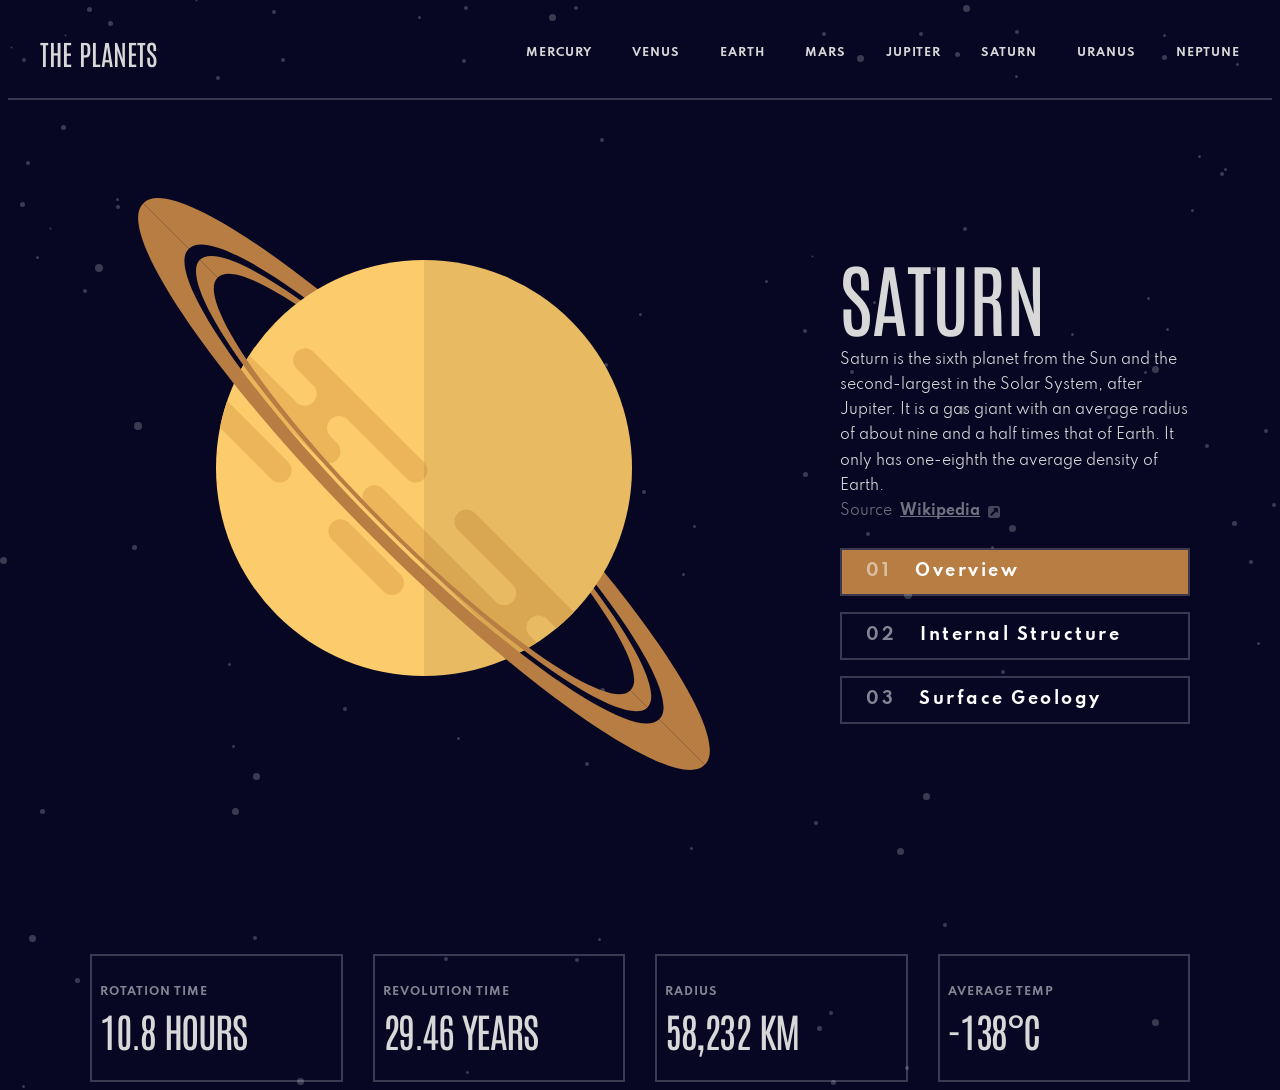
<file: starter-code/saturn.html>
<!DOCTYPE html>
<html lang="en">
<head>
  <meta charset="UTF-8">
  <meta name="viewport" content="width=device-width, initial-scale=1.0">
    <link rel="stylesheet" href="style.css">
  <link rel="icon" type="image/png" sizes="32x32" href="./assets/favicon-32x32.png">
  
  <title>Frontend Mentor | Planets fact site</title>
</head>
<body data-planet="saturn">
<header class="header">
  <div class="header-container">
    <p class="page-title">THE PLANETS</p>
    <input type="checkbox" class="menu-toggle" name="menu" id="menu-toggle">
    <label for="menu-toggle" class="menu-button">
      <span class="visually-hidden">Toggle navigation menu</span>
      <img src="assets/icon-hamburger.svg" alt="" class="burger-menu-icon">
    </label>
    <nav>
      
      <ul class="nav-links primary-navigation">
        <li class="nav-link-item" data-planet="mercury">
          <a href="index.html" class="nav-link">Mercury</a><img src="assets/icon-chevron.svg" alt="" class="chevron"></li>
        <li class="nav-link-item" data-planet="venus">
          <a href="venus.html" class="nav-link">Venus</a><img src="assets/icon-chevron.svg" alt="" class="chevron"></li>
        <li class="nav-link-item" data-planet="earth">
          <a href="earth.html" class="nav-link">Earth</a><img src="assets/icon-chevron.svg" alt="" class="chevron"></li>
        <li class="nav-link-item" data-planet="mars">
          <a href="mars.html" class="nav-link">Mars</a><img src="assets/icon-chevron.svg" alt="" class="chevron"></li>
        <li class="nav-link-item" data-planet="jupiter">
          <a  href="jupiter.html" class="nav-link">Jupiter</a><img src="assets/icon-chevron.svg" alt="" class="chevron"></li>
        <li class="nav-link-item" data-planet="saturn">
          <a  href="saturn.html" class="nav-link">Saturn</a><img src="assets/icon-chevron.svg" alt="" class="chevron"></li>
        <li class="nav-link-item" data-planet="uranus">
          <a  href="uranus.html"  class="nav-link">Uranus</a><img src="assets/icon-chevron.svg" alt="" class="chevron"></li>
        <li class="nav-link-item" data-planet="neptune">
          <a  href="neptune.html"   class="nav-link">Neptune</a><img src="assets/icon-chevron.svg" alt="" class="chevron"></li>
      </ul>
    </nav>
  </div>
</header>


  <main>
    <div class="planet-info-container">
      <fieldset class="mobile-tabs-container">
        <legend>Planet Details Controls</legend>
        <label for="mobile-overview"><input type="radio" name="mobile-planet-details" id="mobile-overview" value="mobile-overview" checked>Overview</label>
        <label for="mobile-structure"><input type="radio" name="mobile-planet-details" id="mobile-structure" value="mobile-structure">Structure</label>
        <label for="mobile-surface"><input type="radio" name="mobile-planet-details" id="mobile-surface" value="mobile-surface">Surface</label>
      </fieldset>
      <div class="planet-info two-column">
        <div class="planet-image">
          <img src="assets/planet-saturn.svg" alt="" data-image="overview">
          <img src="assets/planet-saturn-internal.svg" alt="" data-image="internal">
          <img src="assets/geology-saturn.png" alt="" data-image="geology">
        </div>
        <div class="planet-info-card">
          <div class="planet-content-container">
          <h1 class="planet-name">
            Saturn
          </h1>
          <div class="planet-details" data-view="overview">
          <p class="planet-content">
            Saturn is the sixth planet from the Sun and the second-largest in the Solar System, after Jupiter. It is a gas giant with an average radius of about nine and a half times that of Earth. It only has one-eighth the average density of Earth.
          </p>
          <p class="source">
            Source <a href="https://en.wikipedia.org/wiki/Saturn" target="_blank" class="source-link">Wikipedia</a> <svg xmlns="http://www.w3.org/2000/svg" width="12" height="12"  aria-hidden="true"><path fill="#FFF" d="M11.34.66C10.9.22 10.37 0 9.75 0h-7.5C1.63 0 1.1.22.66.66.22 1.1 0 1.63 0 2.25v7.5c0 .62.22 1.15.66 1.59.44.44.97.66 1.59.66h7.5c.62 0 1.15-.22 1.59-.66.44-.44.66-.97.66-1.59v-7.5c0-.62-.22-1.15-.66-1.59zM10 6.25a.467.467 0 01-.305.46.544.544 0 01-.195.04.465.465 0 01-.352-.149L8.023 5.476 3.852 9.648a.481.481 0 01-.352.149.48.48 0 01-.352-.149l-.796-.797a.48.48 0 01-.149-.351.48.48 0 01.149-.352l4.172-4.172-1.125-1.125c-.162-.15-.198-.333-.11-.546A.467.467 0 015.75 2H9.5c.135 0 .253.05.352.148A.48.48 0 0110 2.5v3.75z" opacity=".5"/></svg>
          </p>   
            </div>
           <div class="planet-details" data-view="structure">
     <p class="planet-content">
            Despite consisting mostly of hydrogen and helium, most of Saturn's mass is not in the gas phase, because hydrogen becomes a non-ideal liquid when the density is above 0.01 g/cm3, which is reached at a radius containing 99.9% of Saturn's mass.
          </p>
  <p class="source structure-source">
    Source <a href="https://en.wikipedia.org/wiki/Saturn#Internal_structure" target="_blank" class="source-link"  >Wikipedia</a>
    <svg  xmlns="http://www.w3.org/2000/svg" width="12" height="12"  aria-hidden="true"><path fill="#FFF" d="M11.34.66C10.9.22 10.37 0 9.75 0h-7.5C1.63 0 1.1.22.66.66.22 1.1 0 1.63 0 2.25v7.5c0 .62.22 1.15.66 1.59.44.44.97.66 1.59.66h7.5c.62 0 1.15-.22 1.59-.66.44-.44.66-.97.66-1.59v-7.5c0-.62-.22-1.15-.66-1.59zM10 6.25a.467.467 0 01-.305.46.544.544 0 01-.195.04.465.465 0 01-.352-.149L8.023 5.476 3.852 9.648a.481.481 0 01-.352.149.48.48 0 01-.352-.149l-.796-.797a.48.48 0 01-.149-.351.48.48 0 01.149-.352l4.172-4.172-1.125-1.125c-.162-.15-.198-.333-.11-.546A.467.467 0 015.75 2H9.5c.135 0 .253.05.352.148A.48.48 0 0110 2.5v3.75z" opacity=".5"/></svg>
  </p>
            </div>
          <div class="planet-details" data-view="surface">
   <p class="planet-content">
            The outer atmosphere of Saturn contains 96.3% molecular hydrogen and 3.25% helium by volume. The planet's most famous feature is its prominent ring system, which is composed mostly of ice particles with a smaller amount of rocky debris and dust.
          </p>
   <p class="source">
    Source <a href="https://en.wikipedia.org/wiki/Saturn#Atmosphere" class="source-link" target="_blank">Wikipedia</a>
   <svg  xmlns="http://www.w3.org/2000/svg" width="12" height="12"  aria-hidden="true"><path fill="#FFF" d="M11.34.66C10.9.22 10.37 0 9.75 0h-7.5C1.63 0 1.1.22.66.66.22 1.1 0 1.63 0 2.25v7.5c0 .62.22 1.15.66 1.59.44.44.97.66 1.59.66h7.5c.62 0 1.15-.22 1.59-.66.44-.44.66-.97.66-1.59v-7.5c0-.62-.22-1.15-.66-1.59zM10 6.25a.467.467 0 01-.305.46.544.544 0 01-.195.04.465.465 0 01-.352-.149L8.023 5.476 3.852 9.648a.481.481 0 01-.352.149.48.48 0 01-.352-.149l-.796-.797a.48.48 0 01-.149-.351.48.48 0 01.149-.352l4.172-4.172-1.125-1.125c-.162-.15-.198-.333-.11-.546A.467.467 0 015.75 2H9.5c.135 0 .253.05.352.148A.48.48 0 0110 2.5v3.75z" opacity=".5" /></svg>
 
  </p>
            </div>
          </div>
         
          <fieldset class="tabs-container">
  <legend>
    Planet Details Controls
  </legend>
  <label for="overview">
    <input type="radio" name="planet-details" id="overview" value="overview" checked >
    <span>01</span> Overview
  </label>
  <label for="structure">
    <input type="radio" name="planet-details" id="structure" value="structure">
    <span>02</span> Internal Structure
  </label>
  <label for="surface">
    <input type="radio" name="planet-details" id="surface" value="surface">
    <span>03</span> Surface Geology
  </label>
</fieldset>
        </div>


      </div>

      <div class="planet-infocards-container">
        <div class="card rotation">
          <h2 class="card-title">
            Rotation Time
          </h2>
          <p class="rotation-content">
            10.8 Hours
          </p>
        </div>
        <div class="card revolution">
          <h2 class="card-title">
            Revolution Time
          </h2>
          <p class="revolution-time-content">
            29.46 Years
          </p>
        </div>
        <div class="card radius">
          <h2 class="card-title">
            Radius
          </h2>
          <p>
            58,232 KM
          </p>

        </div>
        <div class="card temp">
          <h2 class="card-title">
            Average Temp
          </h2>
          <p>-138&deg;c</p>
        </div>
      </div>

    </div>

  </main>

 
</body>
</html>
</file>
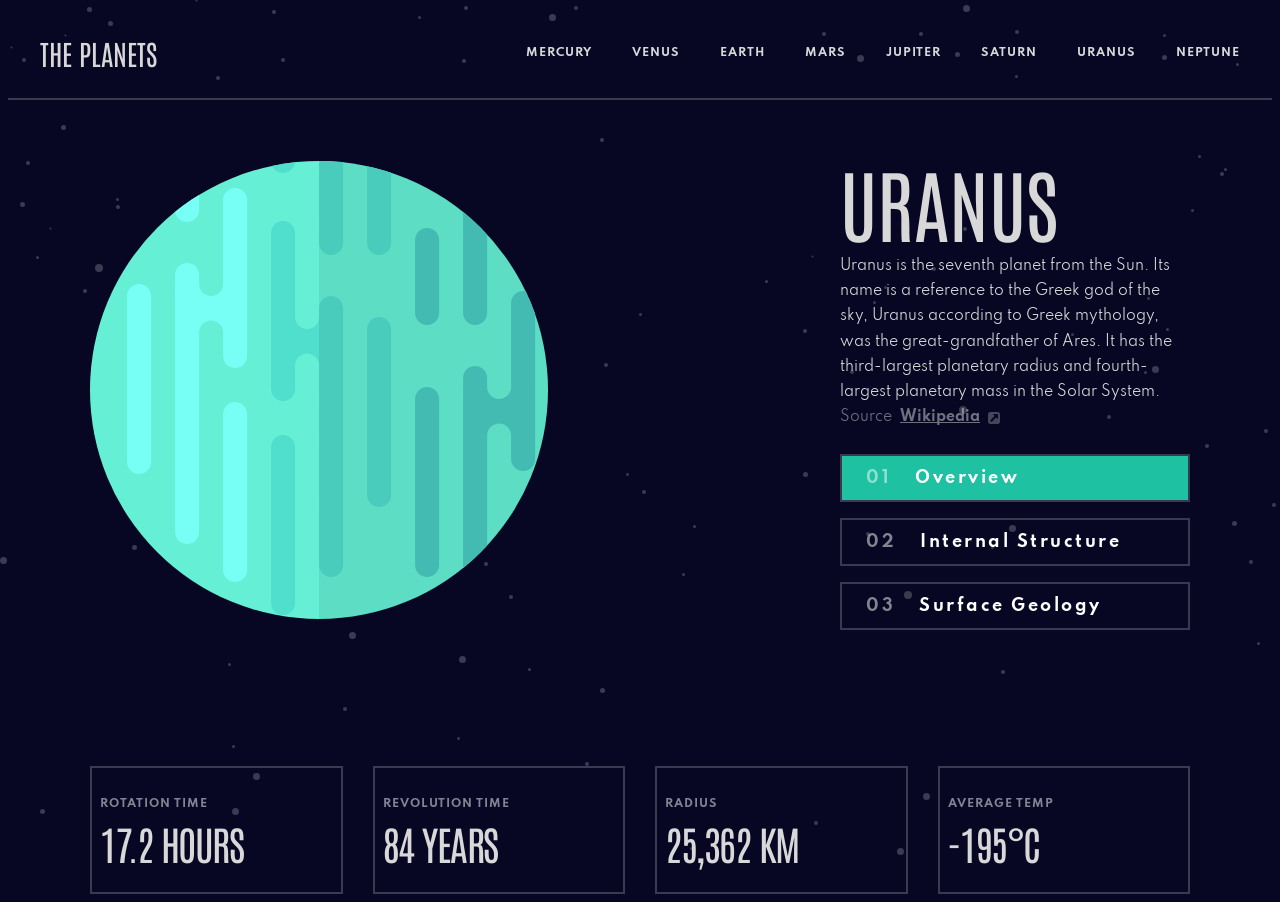
<file: starter-code/uranus.html>
<!DOCTYPE html>
<html lang="en">
<head>
  <meta charset="UTF-8">
  <meta name="viewport" content="width=device-width, initial-scale=1.0">
    <link rel="stylesheet" href="style.css">
  <link rel="icon" type="image/png" sizes="32x32" href="./assets/favicon-32x32.png">
  
  <title>Frontend Mentor | Planets fact site</title>
</head>
<body data-planet="uranus">
<header class="header">
  <div class="header-container">
    <p class="page-title">THE PLANETS</p>
    <input type="checkbox" class="menu-toggle" name="menu" id="menu-toggle">
    <label for="menu-toggle" class="menu-button">
      <span class="visually-hidden">Toggle navigation menu</span>
      <img src="assets/icon-hamburger.svg" alt="" class="burger-menu-icon">
    </label>
    <nav>
      
      <ul class="nav-links primary-navigation">
        <li class="nav-link-item" data-planet="mercury">
          <a href="index.html" class="nav-link">Mercury</a><img src="assets/icon-chevron.svg" alt="" class="chevron"></li>
        <li class="nav-link-item" data-planet="venus">
          <a href="venus.html" class="nav-link">Venus</a><img src="assets/icon-chevron.svg" alt="" class="chevron"></li>
        <li class="nav-link-item" data-planet="earth">
          <a href="earth.html" class="nav-link">Earth</a><img src="assets/icon-chevron.svg" alt="" class="chevron"></li>
        <li class="nav-link-item" data-planet="mars">
          <a href="mars.html" class="nav-link">Mars</a><img src="assets/icon-chevron.svg" alt="" class="chevron"></li>
        <li class="nav-link-item" data-planet="jupiter">
          <a  href="jupiter.html" class="nav-link">Jupiter</a><img src="assets/icon-chevron.svg" alt="" class="chevron"></li>
        <li class="nav-link-item" data-planet="saturn">
          <a  href="saturn.html" class="nav-link">Saturn</a><img src="assets/icon-chevron.svg" alt="" class="chevron"></li>
        <li class="nav-link-item" data-planet="uranus">
          <a  href="uranus.html"  class="nav-link">Uranus</a><img src="assets/icon-chevron.svg" alt="" class="chevron"></li>
        <li class="nav-link-item" data-planet="neptune">
          <a  href="neptune.html"   class="nav-link">Neptune</a><img src="assets/icon-chevron.svg" alt="" class="chevron"></li>
      </ul>
    </nav>
  </div>
</header>


  <main>
    <div class="planet-info-container">
      <fieldset class="mobile-tabs-container">
        <legend>Planet Details Controls</legend>
        <label for="mobile-overview"><input type="radio" name="mobile-planet-details" id="mobile-overview" value="mobile-overview" checked>Overview</label>
        <label for="mobile-structure"><input type="radio" name="mobile-planet-details" id="mobile-structure" value="mobile-structure">Structure</label>
        <label for="mobile-surface"><input type="radio" name="mobile-planet-details" id="mobile-surface" value="mobile-surface">Surface</label>
      </fieldset>
      <div class="planet-info two-column">
        <div class="planet-image">
          <img src="assets/planet-uranus.svg" alt="" data-image="overview">
          <img src="assets/planet-uranus-internal.svg" alt="" data-image="internal">
          <img src="assets/geology-uranus.png" alt="" data-image="geology">
        </div>
        <div class="planet-info-card">
          <div class="planet-content-container">
          <h1 class="planet-name">
            Uranus
          </h1>
          <div class="planet-details" data-view="overview">
          <p class="planet-content">
            Uranus is the seventh planet from the Sun. Its name is a reference to the Greek god of the sky, Uranus according to Greek mythology, was the great-grandfather of Ares. It has the third-largest planetary radius and fourth-largest planetary mass in the Solar System.
          </p>
          <p class="source">
            Source <a href="https://en.wikipedia.org/wiki/Uranus" target="_blank" class="source-link">Wikipedia</a> <svg xmlns="http://www.w3.org/2000/svg" width="12" height="12"  aria-hidden="true"><path fill="#FFF" d="M11.34.66C10.9.22 10.37 0 9.75 0h-7.5C1.63 0 1.1.22.66.66.22 1.1 0 1.63 0 2.25v7.5c0 .62.22 1.15.66 1.59.44.44.97.66 1.59.66h7.5c.62 0 1.15-.22 1.59-.66.44-.44.66-.97.66-1.59v-7.5c0-.62-.22-1.15-.66-1.59zM10 6.25a.467.467 0 01-.305.46.544.544 0 01-.195.04.465.465 0 01-.352-.149L8.023 5.476 3.852 9.648a.481.481 0 01-.352.149.48.48 0 01-.352-.149l-.796-.797a.48.48 0 01-.149-.351.48.48 0 01.149-.352l4.172-4.172-1.125-1.125c-.162-.15-.198-.333-.11-.546A.467.467 0 015.75 2H9.5c.135 0 .253.05.352.148A.48.48 0 0110 2.5v3.75z" opacity=".5"/></svg>
          </p>   
            </div>
           <div class="planet-details" data-view="structure">
     <p class="planet-content">
            The standard model of Uranus's structure is that it consists of three layers: a rocky (silicate/iron–nickel) core in the centre, an icy mantle in the middle and an outer gaseous hydrogen/helium envelope. The core is relatively small, with a mass of only 0.55 Earth masses.
          </p>
  <p class="source structure-source">
    Source <a href="https://en.wikipedia.org/wiki/Uranus#Internal_structure" target="_blank" class="source-link"  >Wikipedia</a>
    <svg  xmlns="http://www.w3.org/2000/svg" width="12" height="12"  aria-hidden="true"><path fill="#FFF" d="M11.34.66C10.9.22 10.37 0 9.75 0h-7.5C1.63 0 1.1.22.66.66.22 1.1 0 1.63 0 2.25v7.5c0 .62.22 1.15.66 1.59.44.44.97.66 1.59.66h7.5c.62 0 1.15-.22 1.59-.66.44-.44.66-.97.66-1.59v-7.5c0-.62-.22-1.15-.66-1.59zM10 6.25a.467.467 0 01-.305.46.544.544 0 01-.195.04.465.465 0 01-.352-.149L8.023 5.476 3.852 9.648a.481.481 0 01-.352.149.48.48 0 01-.352-.149l-.796-.797a.48.48 0 01-.149-.351.48.48 0 01.149-.352l4.172-4.172-1.125-1.125c-.162-.15-.198-.333-.11-.546A.467.467 0 015.75 2H9.5c.135 0 .253.05.352.148A.48.48 0 0110 2.5v3.75z" opacity=".5"/></svg>
  </p>
            </div>
          <div class="planet-details" data-view="surface">
   <p class="planet-content">
            The composition of Uranus's atmosphere is different from its bulk, consisting mainly of molecular hydrogen and helium. The helium molar fraction, i.e. the number of helium atoms per molecule of gas, is 0.15±0.03 in the upper troposphere.
          </p>
   <p class="source">
    Source <a href="https://en.wikipedia.org/wiki/Uranus#Atmosphere" class="source-link" target="_blank">Wikipedia</a>
   <svg  xmlns="http://www.w3.org/2000/svg" width="12" height="12"  aria-hidden="true"><path fill="#FFF" d="M11.34.66C10.9.22 10.37 0 9.75 0h-7.5C1.63 0 1.1.22.66.66.22 1.1 0 1.63 0 2.25v7.5c0 .62.22 1.15.66 1.59.44.44.97.66 1.59.66h7.5c.62 0 1.15-.22 1.59-.66.44-.44.66-.97.66-1.59v-7.5c0-.62-.22-1.15-.66-1.59zM10 6.25a.467.467 0 01-.305.46.544.544 0 01-.195.04.465.465 0 01-.352-.149L8.023 5.476 3.852 9.648a.481.481 0 01-.352.149.48.48 0 01-.352-.149l-.796-.797a.48.48 0 01-.149-.351.48.48 0 01.149-.352l4.172-4.172-1.125-1.125c-.162-.15-.198-.333-.11-.546A.467.467 0 015.75 2H9.5c.135 0 .253.05.352.148A.48.48 0 0110 2.5v3.75z" opacity=".5" /></svg>
 
  </p>
            </div>
          </div>
         
          <fieldset class="tabs-container">
  <legend>
    Planet Details Controls
  </legend>
  <label for="overview">
    <input type="radio" name="planet-details" id="overview" value="overview" checked >
    <span>01</span> Overview
  </label>
  <label for="structure">
    <input type="radio" name="planet-details" id="structure" value="structure">
    <span>02</span> Internal Structure
  </label>
  <label for="surface">
    <input type="radio" name="planet-details" id="surface" value="surface">
    <span>03</span> Surface Geology
  </label>
</fieldset>
        </div>


      </div>

      <div class="planet-infocards-container">
        <div class="card rotation">
          <h2 class="card-title">
            Rotation Time
          </h2>
          <p class="rotation-content">
            17.2 Hours
          </p>
        </div>
        <div class="card revolution">
          <h2 class="card-title">
            Revolution Time
          </h2>
          <p class="revolution-time-content">
            84 Years
          </p>
        </div>
        <div class="card radius">
          <h2 class="card-title">
            Radius
          </h2>
          <p>
            25,362 KM
          </p>

        </div>
        <div class="card temp">
          <h2 class="card-title">
            Average Temp
          </h2>
          <p>-195&deg;c</p>
        </div>
      </div>

    </div>

  </main>

 
</body>
</html>
</file>
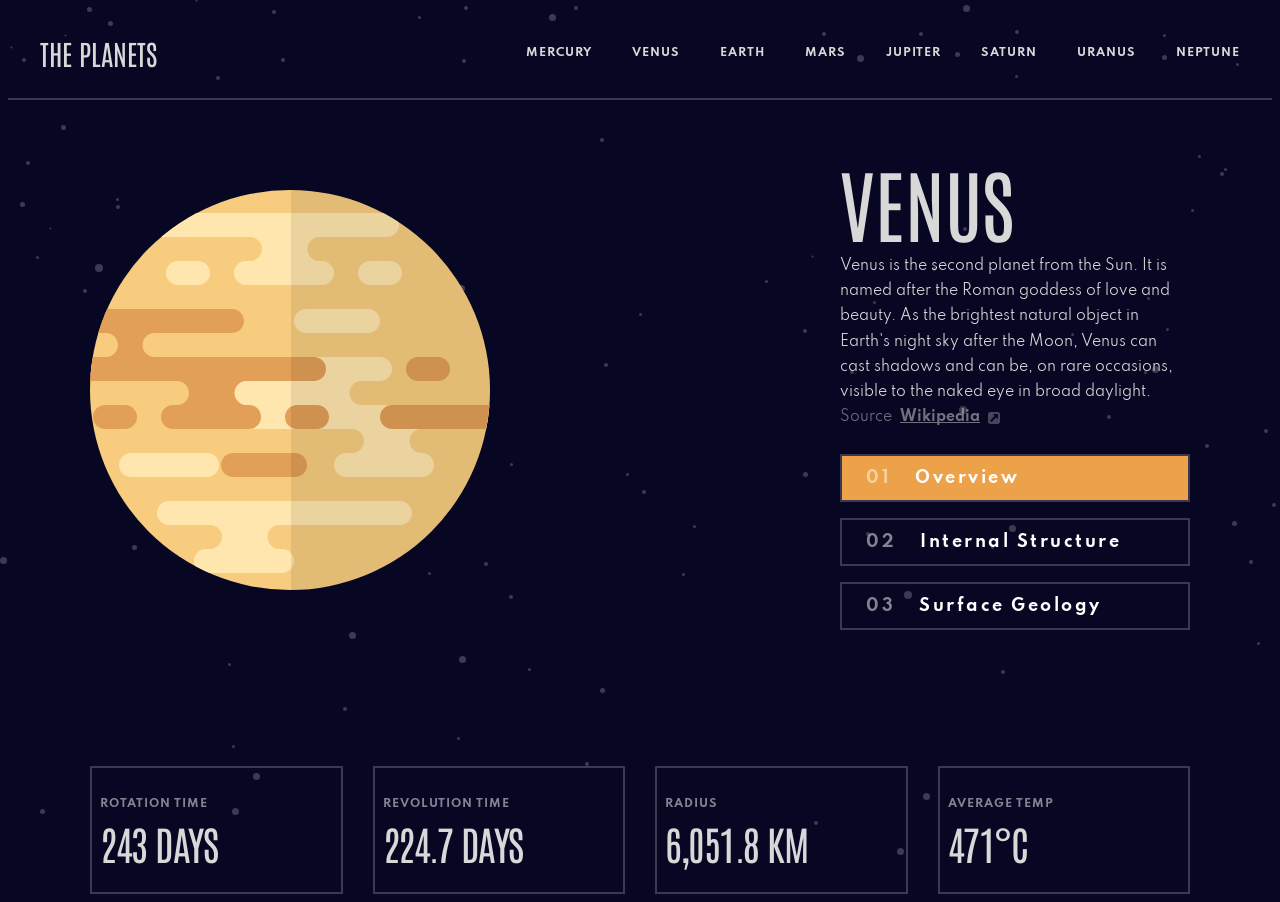
<file: starter-code/venus.html>
<!DOCTYPE html>
<html lang="en">
<head>
  <meta charset="UTF-8">
  <meta name="viewport" content="width=device-width, initial-scale=1.0">
    <link rel="stylesheet" href="style.css">
  <link rel="icon" type="image/png" sizes="32x32" href="./assets/favicon-32x32.png">
  
  <title>Frontend Mentor | Planets fact site</title>
</head>
<body data-planet="venus">
<header class="header">
  <div class="header-container">
    <p class="page-title">THE PLANETS</p>
    <input type="checkbox" class="menu-toggle" name="menu" id="menu-toggle">
    <label for="menu-toggle" class="menu-button">
      <span class="visually-hidden">Toggle navigation menu</span>
      <img src="assets/icon-hamburger.svg" alt="" class="burger-menu-icon">
    </label>
    <nav>
      
      <ul class="nav-links primary-navigation">
        <li class="nav-link-item" data-planet="mercury">
          <a href="index.html" class="nav-link">Mercury</a><img src="assets/icon-chevron.svg" alt="" class="chevron"></li>
        <li class="nav-link-item" data-planet="venus">
          <a href="venus.html" class="nav-link">Venus</a><img src="assets/icon-chevron.svg" alt="" class="chevron"></li>
        <li class="nav-link-item" data-planet="earth">
          <a href="earth.html" class="nav-link">Earth</a><img src="assets/icon-chevron.svg" alt="" class="chevron"></li>
        <li class="nav-link-item" data-planet="mars">
          <a href="mars.html" class="nav-link">Mars</a><img src="assets/icon-chevron.svg" alt="" class="chevron"></li>
        <li class="nav-link-item" data-planet="jupiter">
          <a  href="jupiter.html" class="nav-link">Jupiter</a><img src="assets/icon-chevron.svg" alt="" class="chevron"></li>
        <li class="nav-link-item" data-planet="saturn">
          <a  href="saturn.html" class="nav-link">Saturn</a><img src="assets/icon-chevron.svg" alt="" class="chevron"></li>
        <li class="nav-link-item" data-planet="uranus">
          <a  href="uranus.html"  class="nav-link">Uranus</a><img src="assets/icon-chevron.svg" alt="" class="chevron"></li>
        <li class="nav-link-item" data-planet="neptune">
          <a  href="neptune.html"   class="nav-link">Neptune</a><img src="assets/icon-chevron.svg" alt="" class="chevron"></li>
      </ul>
    </nav>
  </div>
</header>


  <main>
    <div class="planet-info-container">
      <fieldset class="mobile-tabs-container">
        <legend>Planet Details Controls</legend>
        <label for="mobile-overview"><input type="radio" name="mobile-planet-details" id="mobile-overview" value="mobile-overview" checked>Overview</label>
        <label for="mobile-structure"><input type="radio" name="mobile-planet-details" id="mobile-structure" value="mobile-structure">Structure</label>
        <label for="mobile-surface"><input type="radio" name="mobile-planet-details" id="mobile-surface" value="mobile-surface">Surface</label>
      </fieldset>
      <div class="planet-info two-column">
        <div class="planet-image">
          <img src="assets/planet-venus.svg" alt="" data-image="overview">
          <img src="assets/planet-venus-internal.svg" alt="" data-image="internal">
          <img src="assets/geology-venus.png" alt="" data-image="geology">
        </div>
        <div class="planet-info-card">
          <div class="planet-content-container">
          <h1 class="planet-name">
            Venus
          </h1>
          <div class="planet-details" data-view="overview">
          <p class="planet-content">
            Venus is the second planet from the Sun. It is named after the Roman goddess of love and beauty. As the brightest natural object in Earth's night sky after the Moon, Venus can cast shadows and can be, on rare occasions, visible to the naked eye in broad daylight.
          </p>
          <p class="source">
            Source <a href="https://en.wikipedia.org/wiki/Venus" target="_blank" class="source-link">Wikipedia</a> <svg xmlns="http://www.w3.org/2000/svg" width="12" height="12"  aria-hidden="true"><path fill="#FFF" d="M11.34.66C10.9.22 10.37 0 9.75 0h-7.5C1.63 0 1.1.22.66.66.22 1.1 0 1.63 0 2.25v7.5c0 .62.22 1.15.66 1.59.44.44.97.66 1.59.66h7.5c.62 0 1.15-.22 1.59-.66.44-.44.66-.97.66-1.59v-7.5c0-.62-.22-1.15-.66-1.59zM10 6.25a.467.467 0 01-.305.46.544.544 0 01-.195.04.465.465 0 01-.352-.149L8.023 5.476 3.852 9.648a.481.481 0 01-.352.149.48.48 0 01-.352-.149l-.796-.797a.48.48 0 01-.149-.351.48.48 0 01.149-.352l4.172-4.172-1.125-1.125c-.162-.15-.198-.333-.11-.546A.467.467 0 015.75 2H9.5c.135 0 .253.05.352.148A.48.48 0 0110 2.5v3.75z" opacity=".5"/></svg>
          </p>   
            </div>
           <div class="planet-details" data-view="structure">
     <p class="planet-content">
            The similarity in size and density between Venus and Earth suggests they share a similar internal structure: a core, mantle, and crust. Like that of Earth, Venusian core is most likely at least partially liquid because the two planets have been cooling at about the same rate.
          </p>
  <p class="source structure-source">
    Source <a href="https://en.wikipedia.org/wiki/Venus#Internal_structure" target="_blank" class="source-link"  >Wikipedia</a>
    <svg  xmlns="http://www.w3.org/2000/svg" width="12" height="12"  aria-hidden="true"><path fill="#FFF" d="M11.34.66C10.9.22 10.37 0 9.75 0h-7.5C1.63 0 1.1.22.66.66.22 1.1 0 1.63 0 2.25v7.5c0 .62.22 1.15.66 1.59.44.44.97.66 1.59.66h7.5c.62 0 1.15-.22 1.59-.66.44-.44.66-.97.66-1.59v-7.5c0-.62-.22-1.15-.66-1.59zM10 6.25a.467.467 0 01-.305.46.544.544 0 01-.195.04.465.465 0 01-.352-.149L8.023 5.476 3.852 9.648a.481.481 0 01-.352.149.48.48 0 01-.352-.149l-.796-.797a.48.48 0 01-.149-.351.48.48 0 01.149-.352l4.172-4.172-1.125-1.125c-.162-.15-.198-.333-.11-.546A.467.467 0 015.75 2H9.5c.135 0 .253.05.352.148A.48.48 0 0110 2.5v3.75z" opacity=".5"/></svg>
  </p>
            </div>
          <div class="planet-details" data-view="surface">
   <p class="planet-content">
            Much of the Venusian surface appears to have been shaped by volcanic activity. Venus has several times as many volcanoes as Earth, and it has 167 large volcanoes that are over 100 km (60 mi) across. The only volcanic complex of this size on Earth is the Big Island of Hawaii.
          </p>
   <p class="source">
    Source <a href="https://en.wikipedia.org/wiki/Venus#Surface_geology" class="source-link" target="_blank">Wikipedia</a>
   <svg  xmlns="http://www.w3.org/2000/svg" width="12" height="12"  aria-hidden="true"><path fill="#FFF" d="M11.34.66C10.9.22 10.37 0 9.75 0h-7.5C1.63 0 1.1.22.66.66.22 1.1 0 1.63 0 2.25v7.5c0 .62.22 1.15.66 1.59.44.44.97.66 1.59.66h7.5c.62 0 1.15-.22 1.59-.66.44-.44.66-.97.66-1.59v-7.5c0-.62-.22-1.15-.66-1.59zM10 6.25a.467.467 0 01-.305.46.544.544 0 01-.195.04.465.465 0 01-.352-.149L8.023 5.476 3.852 9.648a.481.481 0 01-.352.149.48.48 0 01-.352-.149l-.796-.797a.48.48 0 01-.149-.351.48.48 0 01.149-.352l4.172-4.172-1.125-1.125c-.162-.15-.198-.333-.11-.546A.467.467 0 015.75 2H9.5c.135 0 .253.05.352.148A.48.48 0 0110 2.5v3.75z" opacity=".5" /></svg>
 
  </p>
            </div>
          </div>
         
          <fieldset class="tabs-container">
  <legend>
    Planet Details Controls
  </legend>
  <label for="overview">
    <input type="radio" name="planet-details" id="overview" value="overview" checked >
    <span>01</span> Overview
  </label>
  <label for="structure">
    <input type="radio" name="planet-details" id="structure" value="structure">
    <span>02</span> Internal Structure
  </label>
  <label for="surface">
    <input type="radio" name="planet-details" id="surface" value="surface">
    <span>03</span> Surface Geology
  </label>
</fieldset>
        </div>


      </div>

      <div class="planet-infocards-container">
        <div class="card rotation">
          <h2 class="card-title">
            Rotation Time
          </h2>
          <p class="rotation-content">
            243 Days
          </p>
        </div>
        <div class="card revolution">
          <h2 class="card-title">
            Revolution Time
          </h2>
          <p class="revolution-time-content">
            224.7 Days
          </p>
        </div>
        <div class="card radius">
          <h2 class="card-title">
            Radius
          </h2>
          <p>
            6,051.8 KM
          </p>

        </div>
        <div class="card temp">
          <h2 class="card-title">
            Average Temp
          </h2>
          <p>471&deg;c</p>
        </div>
      </div>

    </div>

  </main>

 
</body>
</html>
</file>
<file: starter-code/style.css>
@import url('https://fonts.googleapis.com/css2?family=Antonio:wght@100..700&display=swap');

@font-face {
  font-family: "Spartan";
  src: url("./assets/spartan/Spartan-Regular.ttf") format("truetype");
  font-weight: 400;
  font-style: normal;
  font-display: swap;
}

@font-face {
  font-family: "Spartan";
  src: url("./assets/spartan/Spartan-Bold.ttf") format("truetype");
  font-weight: 700;
  font-style: normal;
  font-display: swap;
}

@layer reset {
  *,
  *::before,
  *::after {
    box-sizing: border-box;
  }

  html {
    color-scheme: dark;
  }

  body,
  h1,
  h2,
  h3,
  p,
  ul,
  ol {
    margin: 0;
  }

  ul,
  ol {
    padding: 0;
    list-style: none;
  }

  body {
    min-height: 100svh;
    line-height: 1.5;
  }

  img,
  picture,
  svg {
    display: block;
    max-width: 100%;
  }

  button,
  input,
  textarea,
  select {
    font: inherit;
  }

  button {
    cursor: pointer;
  }

  a {
    color: inherit;
  }
}

@layer customproperties{
:root{
    /* Colors */

    --clr-black: #000000;
    --clr-grey: #d8d8d8;
    --clr-white: #fff;

    --clr-aqua: #B1D5E2;
    --clr-aqua-50: #DEF4FC;
    
    --clr-navy: #070724;
    --clr-teal: #1ec1a2;
    --clr-purple: #6d2ed5;
    --clr-bronze: #b87d43;
    --clr-red: #d83a34;
    --clr-orange: #d14c32;
    --clr-amber: #eda249;
    --clr-blue: #2d68f0;
    --clr-sky: #419ebb;

    /* font family */

   --ff-bold: "Antonio", sans-serif;
   --ff-body:  "Spartan", sans-serif; 
}

}

body {
  background-image: url("./assets/background-stars.svg");
  background-color: var(--clr-navy);
  color: var(--clr-grey);
  padding: 0.5rem;
}

.page-title{
    font-family: var(--ff-bold);
    font-size: 28px;
}



.header-container{
    
    display: flex;
    flex-direction: row;
    justify-content: space-between;
    padding: var(--spacing-300, 24px) var(--spacing-400, 32px);
    align-items: center;
    width: 100%;
    align-self: center;
    border-bottom: 2px solid rgba(255, 255, 255, 0.2);
}

.nav-links{
    display: flex;
    flex-direction:  row;
    gap: 40px;
    font-family: var(--ff-body);
    font-size: 11px;
    font-weight: 700;
    line-height: 225%; 
    letter-spacing: 1px;
    font-style: normal;
    text-transform: uppercase;
}

.nav-link-item[data-planet="mercury"] {
  --link-accent: var(--clr-sky);
}

.nav-link-item[data-planet="venus"] {
  --link-accent: var(--clr-amber);
}

.nav-link-item[data-planet="earth"] {
  --link-accent: var(--clr-purple);
}

.nav-link-item[data-planet="mars"] {
  --link-accent: var(--clr-orange);
}

.nav-link-item[data-planet="jupiter"] {
  --link-accent: var(--clr-red);
}

.nav-link-item[data-planet="saturn"] {
  --link-accent: var(--clr-bronze);
}

.nav-link-item[data-planet="uranus"] {
  --link-accent: var(--clr-teal);
}
.nav-link-item[data-planet="neptune"] {
  --link-accent: var(--clr-blue);
}





.nav-link-item{
    list-style-type: none;
    position: relative;
}



.nav-link-item::before {
  content: "";
  position: absolute;
  inset-inline: 0;
  inset-block-start: -42px;
  height: 4px;
  background-color:  var(--link-accent);
  transform: scaleX(0);
}

.nav-link-item:has(> .nav-link:hover)::before,
.nav-link-item:has(> .nav-link:focus-visible)::before {
  transform: scaleX(1);
}

a {
    text-decoration: none;
  }

main{
    
    display: flex;
    margin-top: 50px;
    width: 100%;
    
    align-items: center;
    justify-content: center;
}

.planet-info-container{
    width: 100%;
    display: flex;
    flex-direction: column;
    gap: 8.5rem;
    max-width: 1100px;
    align-self: center;
    
}

.two-column{
    display: flex;
    flex-direction: row;
    justify-content: space-between;
    align-items: center;
    gap: clamp(2rem, 6vw, 6rem);
    
   
    
}

.planet-info-card{
    display: flex;
    flex-direction: column;
    justify-content: flex-start;
    max-width: 350px;
    gap: 1.5rem;
}

label{
    background: transparent;
    color: var(--clr-white);
    
    display: flex;
    align-items: center;
    justify-content: flex-start;
    padding-inline-start: 1.5rem;
    gap: 1.5rem;
    font-family: "Spartan";
    font-weight: 700;
    letter-spacing: 2.5px;
    line-height: 210%;
    border: 2px solid hsla(0, 0%, 100%, 0.2);
}

.tabs-container{
    display: flex;
    flex-direction: column;
    gap: 1rem;
}

label > span{
    opacity: 0.5;
}

.planet-name{
    font-family: var(--ff-bold);
    font-size: 80px;
    font-style: normal;
    font-weight: 400;
    line-height: 130%;
    text-transform: uppercase;
}

.planet-details{
    font-family: var(--ff-body);
    font-size: 14px;
    font-style: normal;
    font-weight: 400;
    line-height: 180%;

}





.tabs-container > label:has(input:checked) {
  background-size: 100% 100%;
}

label:has(input[name="planet-details"]){
  /* Creates a flat colored background using gradient syntax */
  background-image: linear-gradient(var(--planet-accent), var(--planet-accent));
  background-repeat: no-repeat;
  height: 48px;
    width: 350px;
  /* Start with 0% width so the color is completely hidden */
  background-size: 0% 100%;
  background-position: left;
  /* Animates the size change on hover */
  transition: background-size 0.4s ease, color 0.4s ease;
}

label:has(input):hover{
  /* Expand the background to cover 100% of the width */
  background-size: 100% 100%;
}



.source{
    display: flex;
    flex-direction: row;
    align-items: center;
    gap: .5rem;
    font-family: Spartan;
    font-size: 14px;
    font-style: normal;
    font-weight: 400;
    line-height: 180%;
    opacity: 0.5;
}

.source-link{
    font-family: Spartan;
    font-size: 14px;
    font-style: normal;
    font-weight: 700;
    line-height: 180%;
    text-decoration-line: underline;
    text-decoration-style: solid;
    text-decoration-skip-ink: none;
    text-decoration-thickness: auto;
    text-underline-offset: auto;
    text-underline-position: from-font;
}

.card{
    border: 2px solid rgba(255, 255, 255, 0.205)
}

.planet-infocards-container{
    display: flex;
    flex-direction: row;
    align-items: center;
    justify-content: center;
    gap:  30px;

}

.card{
width: 255px;
height: 128px;
display: flex;
flex-direction: column;
justify-content: center;
padding-inline-start: 0.5rem;
}

.card-title{
    font-family: var(--ff-body);
font-size: 11px;
font-style: normal;
font-weight: 700;
line-height: 225%; /* 24.75px */
letter-spacing: 1px;
color:  rgba(255, 255, 255, 0.5);
text-transform: uppercase;
}

.card > p {
font-family: var(--ff-bold);
font-size: 40px;
font-style: normal;
font-weight: 400;
line-height: 130%; /* 52px */
letter-spacing: -1.5px;
text-transform: uppercase;
}

fieldset{
    border: none;
    margin: 0;
    padding: 0;

}

legend{
    position: absolute;
  width: 1px;
  height: 1px;
  padding: 0;
  margin: -1px;
  overflow: hidden;
  clip: rect(0 0 0 0);
  clip-path: inset(50%);
  white-space: nowrap;
  border: 0;
}

input[type="radio"]{
  
  position: absolute;
  width: 1px;
  height: 1px;
  padding: 0;
  margin: -1px;
  overflow: hidden;
  clip: rect(0 0 0 0);
  clip-path: inset(50%);
  white-space: nowrap;
  border: 0;
}

.mobile-tabs-container, .menu-button{
    display: none;
}

.planet-details{
    display: none;
}

.planet-image > [data-image] {
  display: none;
}

.planet-image{
    position: relative;
}

.tabs-container > label:has(input:focus-visible) {
  outline: 2px solid var(--clr-white);
  outline-offset: 3px;
}

@media (min-width: 751px){

.planet-info-card:has(#overview:checked)
  [data-view="overview"] {
  display: block;
}

.planet-info-card:has(#surface:checked)
  [data-view="surface"] {
  display: block;
}

.planet-info-card:has(#structure:checked)
  [data-view="structure"] {
  display: block;
}

.planet-info:has(#overview:checked)
  [data-image="overview"] {
  display: block;
}

.planet-info:has(#structure:checked)
  [data-image="internal"] {
  display: block;
}

.planet-info:has(#surface:checked)
  :is([data-image="overview"], [data-image="geology"]) {
  display: block;
}
}



[data-image="geology"]{
    position: absolute;
    z-index: 2;
    top: 50%;
    inset-inline-start: 50%;
    transform: translateX(-50%);
    height: 250px;
    width: 40%;
    height: auto;
}

body[data-planet="mercury"] {
  --planet-accent: var(--clr-sky);
}

body[data-planet="venus"] {
  --planet-accent: var(--clr-amber);
}

body[data-planet="earth"] {
  --planet-accent: var(--clr-purple);
}

body[data-planet="mars"] {
  --planet-accent: var(--clr-orange);
}

body[data-planet="jupiter"] {
  --planet-accent: var(--clr-red);
}

body[data-planet="saturn"] {
  --planet-accent: var(--clr-bronze);
}

body[data-planet="uranus"] {
  --planet-accent: var(--clr-teal);
}

body[data-planet="neptune"] {
  --planet-accent: var(--clr-blue);
}

/* mediaqueries */

@media (max-width: 1120px) {
    .header-container{
        display: flex;
        flex-direction: column;
        gap: 2.5rem;
    }

    .two-column{
        display: flex;
        flex-direction: column;
        width: 100%;

    }
    
    .planet-info-card{
        
        width: 100%;
        flex-direction: row;
        align-self: stretch;
        justify-content: space-between;
        align-items: center;
        max-width: 1120px;
        gap: 0px;
        padding-inline: 1.5rem;
    }
    .planet-info-container{
        width: 100%;
        width: clamp(688px, 100%, 1120px);
        gap: 1.5rem;
    }
    .planet-content-container{
        width: 100%;
    }
    fieldset{
        align-self: center;
        max-width: 281px;
    }

    label{
        font-size: 9px;
    font-style: normal;
    font-weight: 700;
    line-height: 275%; /* 24.75px */
    letter-spacing: 2px;
    max-width: clamp(281px, 250px + 7.5vw, 350px);
    }
    .planet-content-container{
        max-width: 400px;
        display: flex;
        flex-direction: column;
        gap: 1.5rem;
    }
    .planet-details{
        font-size: 11px;
        font-style: normal;
        font-weight: 400;
        line-height: 200%; 
    }

    .source{
        margin-block: 1.5rem;
    }

    

    .planet-name{
        font-size: 48px;
    }

    .planet-infocards-container{
        gap: 10px;
    }
    .nav-link-item::before{
        inset-block-start: 46px;
        
    }
    .card{
        max-width: 164px;
        height: 88px;
    }
    .card-title{
        font-size: 8px;
    }
    .card > p{
        font-size: 24px;
    }
}
.chevron{
    display: none;
}   

input[type="checkbox"], .visually-hidden{
    position: absolute;
  width: 1px;
  height: 1px;
  padding: 0;
  margin: -1px;
  overflow: hidden;
  clip: rect(0, 0, 0, 0);
  clip-path: inset(50%);
  white-space: nowrap;
  border: 0;
}
.menu-button{
    border: none;
    display: none;
}

/* mobile */

@media (max-width: 750px){

        .planet-image  > img{
            max-width: calc(100% - 10%);
            margin: 0 auto;
        }

         label:has(input[name="planet-details"]){
               display: none; 
         }   

    .primary-navigation, nav{
            display: none;
        }
.header-container{
            display: flex;
            flex-direction: row;
            justify-content: space-between;
        }
        

      main{
        margin-block: 1rem;
      }  
    .mobile-tabs-container{
        max-width: 750px;
        align-self: stretch;
        width: 100%;
        display: flex;
        flex-direction: row;
        border-bottom: 2px solid rgba(255, 255, 255, 0.2);
        padding-bottom: 1rem;     
    }

    .mobile-tabs-container:hover{
        background: transparent;
        
    }

    .mobile-tabs-container > label{
        width: 100%;
        text-align: center;
        justify-content: center;
        font-size: 9px;
        font-style: normal;
        font-weight: 700;
        line-height: 275%;
        letter-spacing: 2px;
        color: rgba(255, 255, 255, 0.5);
        border: none;
        position: relative;
    }
    .mobile-tabs-container > label::after{
    content: "";
    position: absolute;
    inset-inline: 0;
    inset-block-start: 40px;
    height: 4px;
    background-color:  var(--planet-accent);
    transform: scaleX(0);
    }   
    
   .mobile-tabs-container>label:hover::after,
.mobile-tabs-container>label:focus-visible::after,
.mobile-tabs-container>label:has(input:checked)::after,
.mobile-tabs-container>label:has(input:focus-visible)::after
{
  transform: scaleX(1);
} 

.planet-info-container:has(#mobile-overview:checked)
  [data-image="overview"] {
  display: block;
}

.planet-info-container:has(#mobile-structure:checked)
  [data-image="internal"] {
  display: block;
}

.planet-info-container:has(#mobile-surface:checked)
  :is([data-image="overview"], [data-image="geology"]) {
  display: block;
}


.planet-info-container:has(#mobile-overview:checked)
  [data-view="overview"] {
  display: block;
}

.planet-info-container:has(#mobile-surface:checked)
  [data-view="surface"] {
  display: block;
}

.planet-info-container:has(#mobile-structure:checked)
  [data-view="structure"] {
  display: block;
}


.planet-info-container:has(#mobile-overview:checked)
  [data-view="surface"], [data-view="structure"]{
  display: none;
}

.planet-info-container:has(#mobile-surface:checked)
  [data-view="overview"], [data-view="structure"] {
  display: none;
}

.planet-info-container:has(#mobile-structure:checked)
  [data-view="surface"],[data-view="overview"] {
  display: none;
}
.menu-button{
    display: block;
    opacity: 0.5;
}

nav{
    background-color: var(--clr-navy);
    display: none;
    position: absolute;
    width: 100vw;
    top: 100px;
    left: 0;
    z-index: 999;
    padding-bottom: 5rem;
}

.primary-navigation{
    display: flex;
    flex-direction: column;
    width: 100%;
    position: relative;
    margin-top: 25px;
}


.nav-link-item::before{
    content: "";
    height: 15px;
    width: 15px;
    border-radius: 25px;
    background-color: var(--link-accent);
    position: relative;
    z-index: 999;
    top: -2px;
    left: 5px;
    display: block;
    transform: scaleX(1);
    

}

.nav-link-item:hover, .nav-link-item:has(> .nav-link:focus-visible){
    border-color: var(--link-accent);
}

.nav-link-item{
    border-bottom: 2px solid rgba(255, 255, 255, 0.2);
    width: 100%;
    display: flex;
    align-items: center;
    gap: .8rem;
    justify-content: flex-start;
    position: relative;
    padding-block: 1rem;
    
    
}

.chevron{
    position: absolute;
    right: 15px;
    display: block;
}

.menu-toggle:checked ~ nav{
    display: flex;
}

.planet-info{
    justify-content: center;
    align-items: center;
    gap: 6rem;
}

.planet-info-card{
    justify-content: center;
    align-items: center;
}

.planet-content-container{
    justify-content: center;
    align-items: center;
}
.planet-details, .planet-name{
    text-align: center;
}

.source{
    align-self: center;
    justify-content: center;
}

.planet-infocards-container{
    flex-direction: column;
    width: 100%;
    padding-inline: .5rem;
}

.card{
    width: 100%;
    flex-direction: row;
    justify-content: space-between;
    align-items: center;
    max-width: 500px;
    padding: .5rem 1.5rem .5rem 1.5rem;
}
.card p{
    font-size: 28px;
}

.planet-info-container {
    min-width: 375px;

}


}

/* burger menu stuff */

input[type="checkbox"], .visually-hidden{
    position: absolute;
  width: 1px;
  height: 1px;
  padding: 0;
  margin: -1px;
  overflow: hidden;
  clip: rect(0, 0, 0, 0);
  clip-path: inset(50%);
  white-space: nowrap;
  border: 0;
}
.menu-button{
    border: none;
}
</file>
